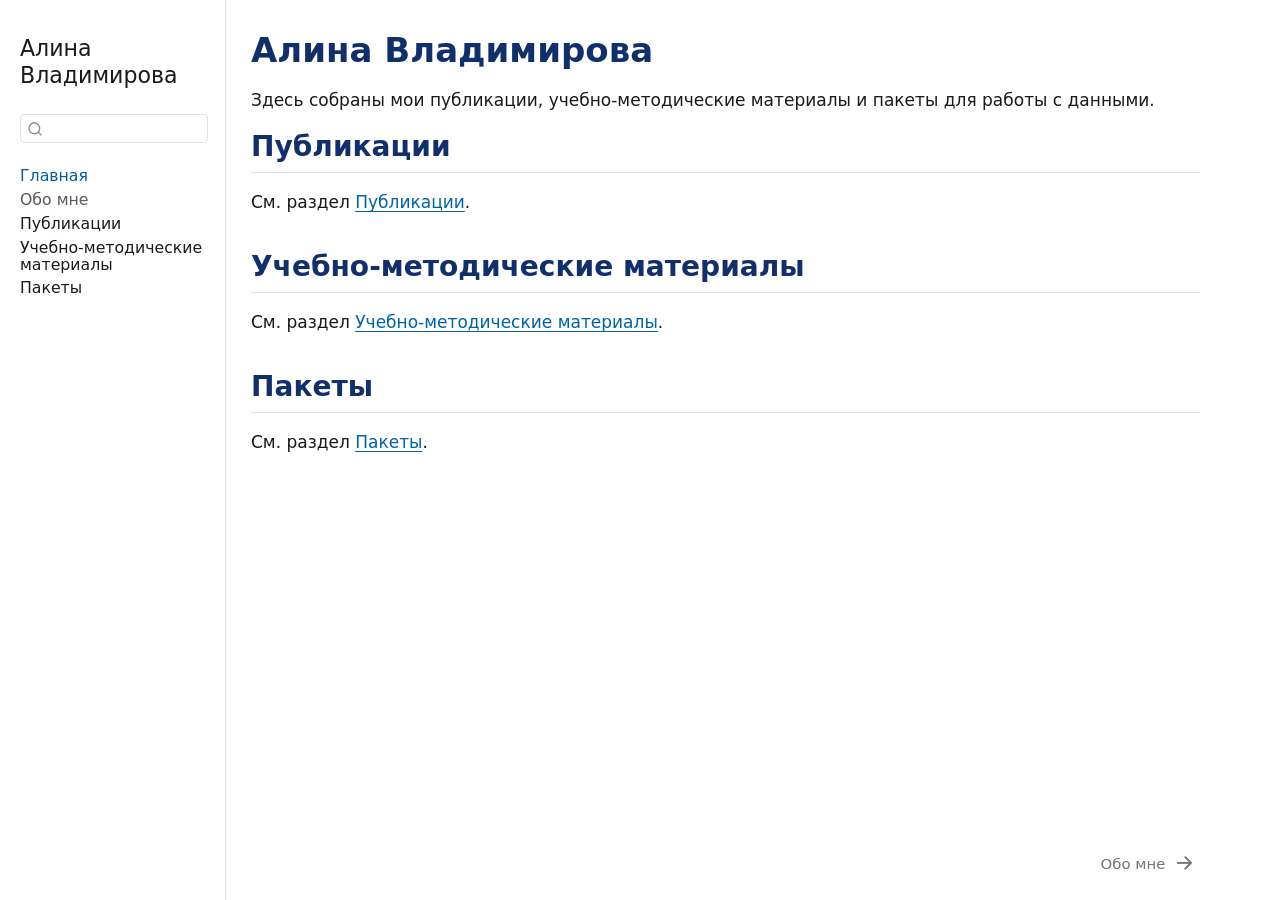
<file: docs/index.html>
<!DOCTYPE html>
<html xmlns="http://www.w3.org/1999/xhtml" lang="en" xml:lang="en"><head>

<meta charset="utf-8">
<meta name="generator" content="quarto-1.6.39">

<meta name="viewport" content="width=device-width, initial-scale=1.0, user-scalable=yes">


<title>Алина Владимирова</title>
<style>
code{white-space: pre-wrap;}
span.smallcaps{font-variant: small-caps;}
div.columns{display: flex; gap: min(4vw, 1.5em);}
div.column{flex: auto; overflow-x: auto;}
div.hanging-indent{margin-left: 1.5em; text-indent: -1.5em;}
ul.task-list{list-style: none;}
ul.task-list li input[type="checkbox"] {
  width: 0.8em;
  margin: 0 0.8em 0.2em -1em; /* quarto-specific, see https://github.com/quarto-dev/quarto-cli/issues/4556 */ 
  vertical-align: middle;
}
</style>


<script src="site_libs/quarto-nav/quarto-nav.js"></script>
<script src="site_libs/quarto-nav/headroom.min.js"></script>
<script src="site_libs/clipboard/clipboard.min.js"></script>
<script src="site_libs/quarto-search/autocomplete.umd.js"></script>
<script src="site_libs/quarto-search/fuse.min.js"></script>
<script src="site_libs/quarto-search/quarto-search.js"></script>
<meta name="quarto:offset" content="./">
<link href="./about.html" rel="next">
<script src="site_libs/quarto-html/quarto.js"></script>
<script src="site_libs/quarto-html/popper.min.js"></script>
<script src="site_libs/quarto-html/tippy.umd.min.js"></script>
<script src="site_libs/quarto-html/anchor.min.js"></script>
<link href="site_libs/quarto-html/tippy.css" rel="stylesheet">
<link href="site_libs/quarto-html/quarto-syntax-highlighting-0626ff4d7a71b55c8707dcae1d04a9b6.css" rel="stylesheet" id="quarto-text-highlighting-styles">
<script src="site_libs/bootstrap/bootstrap.min.js"></script>
<link href="site_libs/bootstrap/bootstrap-icons.css" rel="stylesheet">
<link href="site_libs/bootstrap/bootstrap-34409551e07809f19f8c5a77a8efd24e.min.css" rel="stylesheet" append-hash="true" id="quarto-bootstrap" data-mode="light">
<script id="quarto-search-options" type="application/json">{
  "location": "sidebar",
  "copy-button": false,
  "collapse-after": 3,
  "panel-placement": "start",
  "type": "textbox",
  "limit": 50,
  "keyboard-shortcut": [
    "f",
    "/",
    "s"
  ],
  "show-item-context": false,
  "language": {
    "search-no-results-text": "No results",
    "search-matching-documents-text": "matching documents",
    "search-copy-link-title": "Copy link to search",
    "search-hide-matches-text": "Hide additional matches",
    "search-more-match-text": "more match in this document",
    "search-more-matches-text": "more matches in this document",
    "search-clear-button-title": "Clear",
    "search-text-placeholder": "",
    "search-detached-cancel-button-title": "Cancel",
    "search-submit-button-title": "Submit",
    "search-label": "Search"
  }
}</script>


</head>

<body class="nav-sidebar docked fullcontent">

<div id="quarto-search-results"></div>
  <header id="quarto-header" class="headroom fixed-top">
  <nav class="quarto-secondary-nav">
    <div class="container-fluid d-flex">
      <button type="button" class="quarto-btn-toggle btn" data-bs-toggle="collapse" role="button" data-bs-target=".quarto-sidebar-collapse-item" aria-controls="quarto-sidebar" aria-expanded="false" aria-label="Toggle sidebar navigation" onclick="if (window.quartoToggleHeadroom) { window.quartoToggleHeadroom(); }">
        <i class="bi bi-layout-text-sidebar-reverse"></i>
      </button>
        <nav class="quarto-page-breadcrumbs" aria-label="breadcrumb"><ol class="breadcrumb"><li class="breadcrumb-item"><a href="./index.html">Главная</a></li></ol></nav>
        <a class="flex-grow-1" role="navigation" data-bs-toggle="collapse" data-bs-target=".quarto-sidebar-collapse-item" aria-controls="quarto-sidebar" aria-expanded="false" aria-label="Toggle sidebar navigation" onclick="if (window.quartoToggleHeadroom) { window.quartoToggleHeadroom(); }">      
        </a>
      <button type="button" class="btn quarto-search-button" aria-label="Search" onclick="window.quartoOpenSearch();">
        <i class="bi bi-search"></i>
      </button>
    </div>
  </nav>
</header>
<!-- content -->
<div id="quarto-content" class="quarto-container page-columns page-rows-contents page-layout-article">
<!-- sidebar -->
  <nav id="quarto-sidebar" class="sidebar collapse collapse-horizontal quarto-sidebar-collapse-item sidebar-navigation docked overflow-auto">
    <div class="pt-lg-2 mt-2 text-left sidebar-header">
    <div class="sidebar-title mb-0 py-0">
      <a href="./">Алина Владимирова</a> 
    </div>
      </div>
        <div class="mt-2 flex-shrink-0 align-items-center">
        <div class="sidebar-search">
        <div id="quarto-search" class="" title="Search"></div>
        </div>
        </div>
    <div class="sidebar-menu-container"> 
    <ul class="list-unstyled mt-1">
        <li class="sidebar-item">
  <div class="sidebar-item-container"> 
  <a href="./index.html" class="sidebar-item-text sidebar-link active">
 <span class="menu-text">Главная</span></a>
  </div>
</li>
        <li class="sidebar-item">
  <div class="sidebar-item-container"> 
  <a href="./about.html" class="sidebar-item-text sidebar-link">
 <span class="menu-text">Обо мне</span></a>
  </div>
</li>
        <li class="sidebar-item sidebar-item-section">
      <span class="sidebar-item-text sidebar-link text-start">
 <span class="menu-text">Публикации</span></span>
  </li>
        <li class="sidebar-item sidebar-item-section">
      <span class="sidebar-item-text sidebar-link text-start">
 <span class="menu-text">Учебно-методические материалы</span></span>
  </li>
        <li class="sidebar-item sidebar-item-section">
      <span class="sidebar-item-text sidebar-link text-start">
 <span class="menu-text">Пакеты</span></span>
  </li>
    </ul>
    </div>
</nav>
<div id="quarto-sidebar-glass" class="quarto-sidebar-collapse-item" data-bs-toggle="collapse" data-bs-target=".quarto-sidebar-collapse-item"></div>
<!-- margin-sidebar -->
    
<!-- main -->
<main class="content" id="quarto-document-content">

<header id="title-block-header" class="quarto-title-block default">
<div class="quarto-title">
<h1 class="title">Алина Владимирова</h1>
</div>



<div class="quarto-title-meta">

    
  
    
  </div>
  


</header>


<p>Здесь собраны мои публикации, учебно-методические материалы и пакеты для работы с данными.</p>
<section id="публикации" class="level2">
<h2 class="anchored" data-anchor-id="публикации">Публикации</h2>
<p>См. раздел <a href="./projects/publications/index.html">Публикации</a>.</p>
</section>
<section id="учебно-методические-материалы" class="level2">
<h2 class="anchored" data-anchor-id="учебно-методические-материалы">Учебно-методические материалы</h2>
<p>См. раздел <a href="./projects/tutorials/index.html">Учебно-методические материалы</a>.</p>
</section>
<section id="пакеты" class="level2">
<h2 class="anchored" data-anchor-id="пакеты">Пакеты</h2>
<p>См. раздел <a href="./projects/packages/index.html">Пакеты</a>.</p>


</section>

</main> <!-- /main -->
<script id="quarto-html-after-body" type="application/javascript">
window.document.addEventListener("DOMContentLoaded", function (event) {
  const toggleBodyColorMode = (bsSheetEl) => {
    const mode = bsSheetEl.getAttribute("data-mode");
    const bodyEl = window.document.querySelector("body");
    if (mode === "dark") {
      bodyEl.classList.add("quarto-dark");
      bodyEl.classList.remove("quarto-light");
    } else {
      bodyEl.classList.add("quarto-light");
      bodyEl.classList.remove("quarto-dark");
    }
  }
  const toggleBodyColorPrimary = () => {
    const bsSheetEl = window.document.querySelector("link#quarto-bootstrap");
    if (bsSheetEl) {
      toggleBodyColorMode(bsSheetEl);
    }
  }
  toggleBodyColorPrimary();  
  const icon = "";
  const anchorJS = new window.AnchorJS();
  anchorJS.options = {
    placement: 'right',
    icon: icon
  };
  anchorJS.add('.anchored');
  const isCodeAnnotation = (el) => {
    for (const clz of el.classList) {
      if (clz.startsWith('code-annotation-')) {                     
        return true;
      }
    }
    return false;
  }
  const onCopySuccess = function(e) {
    // button target
    const button = e.trigger;
    // don't keep focus
    button.blur();
    // flash "checked"
    button.classList.add('code-copy-button-checked');
    var currentTitle = button.getAttribute("title");
    button.setAttribute("title", "Copied!");
    let tooltip;
    if (window.bootstrap) {
      button.setAttribute("data-bs-toggle", "tooltip");
      button.setAttribute("data-bs-placement", "left");
      button.setAttribute("data-bs-title", "Copied!");
      tooltip = new bootstrap.Tooltip(button, 
        { trigger: "manual", 
          customClass: "code-copy-button-tooltip",
          offset: [0, -8]});
      tooltip.show();    
    }
    setTimeout(function() {
      if (tooltip) {
        tooltip.hide();
        button.removeAttribute("data-bs-title");
        button.removeAttribute("data-bs-toggle");
        button.removeAttribute("data-bs-placement");
      }
      button.setAttribute("title", currentTitle);
      button.classList.remove('code-copy-button-checked');
    }, 1000);
    // clear code selection
    e.clearSelection();
  }
  const getTextToCopy = function(trigger) {
      const codeEl = trigger.previousElementSibling.cloneNode(true);
      for (const childEl of codeEl.children) {
        if (isCodeAnnotation(childEl)) {
          childEl.remove();
        }
      }
      return codeEl.innerText;
  }
  const clipboard = new window.ClipboardJS('.code-copy-button:not([data-in-quarto-modal])', {
    text: getTextToCopy
  });
  clipboard.on('success', onCopySuccess);
  if (window.document.getElementById('quarto-embedded-source-code-modal')) {
    const clipboardModal = new window.ClipboardJS('.code-copy-button[data-in-quarto-modal]', {
      text: getTextToCopy,
      container: window.document.getElementById('quarto-embedded-source-code-modal')
    });
    clipboardModal.on('success', onCopySuccess);
  }
    var localhostRegex = new RegExp(/^(?:http|https):\/\/localhost\:?[0-9]*\//);
    var mailtoRegex = new RegExp(/^mailto:/);
      var filterRegex = new RegExp('/' + window.location.host + '/');
    var isInternal = (href) => {
        return filterRegex.test(href) || localhostRegex.test(href) || mailtoRegex.test(href);
    }
    // Inspect non-navigation links and adorn them if external
 	var links = window.document.querySelectorAll('a[href]:not(.nav-link):not(.navbar-brand):not(.toc-action):not(.sidebar-link):not(.sidebar-item-toggle):not(.pagination-link):not(.no-external):not([aria-hidden]):not(.dropdown-item):not(.quarto-navigation-tool):not(.about-link)');
    for (var i=0; i<links.length; i++) {
      const link = links[i];
      if (!isInternal(link.href)) {
        // undo the damage that might have been done by quarto-nav.js in the case of
        // links that we want to consider external
        if (link.dataset.originalHref !== undefined) {
          link.href = link.dataset.originalHref;
        }
      }
    }
  function tippyHover(el, contentFn, onTriggerFn, onUntriggerFn) {
    const config = {
      allowHTML: true,
      maxWidth: 500,
      delay: 100,
      arrow: false,
      appendTo: function(el) {
          return el.parentElement;
      },
      interactive: true,
      interactiveBorder: 10,
      theme: 'quarto',
      placement: 'bottom-start',
    };
    if (contentFn) {
      config.content = contentFn;
    }
    if (onTriggerFn) {
      config.onTrigger = onTriggerFn;
    }
    if (onUntriggerFn) {
      config.onUntrigger = onUntriggerFn;
    }
    window.tippy(el, config); 
  }
  const noterefs = window.document.querySelectorAll('a[role="doc-noteref"]');
  for (var i=0; i<noterefs.length; i++) {
    const ref = noterefs[i];
    tippyHover(ref, function() {
      // use id or data attribute instead here
      let href = ref.getAttribute('data-footnote-href') || ref.getAttribute('href');
      try { href = new URL(href).hash; } catch {}
      const id = href.replace(/^#\/?/, "");
      const note = window.document.getElementById(id);
      if (note) {
        return note.innerHTML;
      } else {
        return "";
      }
    });
  }
  const xrefs = window.document.querySelectorAll('a.quarto-xref');
  const processXRef = (id, note) => {
    // Strip column container classes
    const stripColumnClz = (el) => {
      el.classList.remove("page-full", "page-columns");
      if (el.children) {
        for (const child of el.children) {
          stripColumnClz(child);
        }
      }
    }
    stripColumnClz(note)
    if (id === null || id.startsWith('sec-')) {
      // Special case sections, only their first couple elements
      const container = document.createElement("div");
      if (note.children && note.children.length > 2) {
        container.appendChild(note.children[0].cloneNode(true));
        for (let i = 1; i < note.children.length; i++) {
          const child = note.children[i];
          if (child.tagName === "P" && child.innerText === "") {
            continue;
          } else {
            container.appendChild(child.cloneNode(true));
            break;
          }
        }
        if (window.Quarto?.typesetMath) {
          window.Quarto.typesetMath(container);
        }
        return container.innerHTML
      } else {
        if (window.Quarto?.typesetMath) {
          window.Quarto.typesetMath(note);
        }
        return note.innerHTML;
      }
    } else {
      // Remove any anchor links if they are present
      const anchorLink = note.querySelector('a.anchorjs-link');
      if (anchorLink) {
        anchorLink.remove();
      }
      if (window.Quarto?.typesetMath) {
        window.Quarto.typesetMath(note);
      }
      if (note.classList.contains("callout")) {
        return note.outerHTML;
      } else {
        return note.innerHTML;
      }
    }
  }
  for (var i=0; i<xrefs.length; i++) {
    const xref = xrefs[i];
    tippyHover(xref, undefined, function(instance) {
      instance.disable();
      let url = xref.getAttribute('href');
      let hash = undefined; 
      if (url.startsWith('#')) {
        hash = url;
      } else {
        try { hash = new URL(url).hash; } catch {}
      }
      if (hash) {
        const id = hash.replace(/^#\/?/, "");
        const note = window.document.getElementById(id);
        if (note !== null) {
          try {
            const html = processXRef(id, note.cloneNode(true));
            instance.setContent(html);
          } finally {
            instance.enable();
            instance.show();
          }
        } else {
          // See if we can fetch this
          fetch(url.split('#')[0])
          .then(res => res.text())
          .then(html => {
            const parser = new DOMParser();
            const htmlDoc = parser.parseFromString(html, "text/html");
            const note = htmlDoc.getElementById(id);
            if (note !== null) {
              const html = processXRef(id, note);
              instance.setContent(html);
            } 
          }).finally(() => {
            instance.enable();
            instance.show();
          });
        }
      } else {
        // See if we can fetch a full url (with no hash to target)
        // This is a special case and we should probably do some content thinning / targeting
        fetch(url)
        .then(res => res.text())
        .then(html => {
          const parser = new DOMParser();
          const htmlDoc = parser.parseFromString(html, "text/html");
          const note = htmlDoc.querySelector('main.content');
          if (note !== null) {
            // This should only happen for chapter cross references
            // (since there is no id in the URL)
            // remove the first header
            if (note.children.length > 0 && note.children[0].tagName === "HEADER") {
              note.children[0].remove();
            }
            const html = processXRef(null, note);
            instance.setContent(html);
          } 
        }).finally(() => {
          instance.enable();
          instance.show();
        });
      }
    }, function(instance) {
    });
  }
      let selectedAnnoteEl;
      const selectorForAnnotation = ( cell, annotation) => {
        let cellAttr = 'data-code-cell="' + cell + '"';
        let lineAttr = 'data-code-annotation="' +  annotation + '"';
        const selector = 'span[' + cellAttr + '][' + lineAttr + ']';
        return selector;
      }
      const selectCodeLines = (annoteEl) => {
        const doc = window.document;
        const targetCell = annoteEl.getAttribute("data-target-cell");
        const targetAnnotation = annoteEl.getAttribute("data-target-annotation");
        const annoteSpan = window.document.querySelector(selectorForAnnotation(targetCell, targetAnnotation));
        const lines = annoteSpan.getAttribute("data-code-lines").split(",");
        const lineIds = lines.map((line) => {
          return targetCell + "-" + line;
        })
        let top = null;
        let height = null;
        let parent = null;
        if (lineIds.length > 0) {
            //compute the position of the single el (top and bottom and make a div)
            const el = window.document.getElementById(lineIds[0]);
            top = el.offsetTop;
            height = el.offsetHeight;
            parent = el.parentElement.parentElement;
          if (lineIds.length > 1) {
            const lastEl = window.document.getElementById(lineIds[lineIds.length - 1]);
            const bottom = lastEl.offsetTop + lastEl.offsetHeight;
            height = bottom - top;
          }
          if (top !== null && height !== null && parent !== null) {
            // cook up a div (if necessary) and position it 
            let div = window.document.getElementById("code-annotation-line-highlight");
            if (div === null) {
              div = window.document.createElement("div");
              div.setAttribute("id", "code-annotation-line-highlight");
              div.style.position = 'absolute';
              parent.appendChild(div);
            }
            div.style.top = top - 2 + "px";
            div.style.height = height + 4 + "px";
            div.style.left = 0;
            let gutterDiv = window.document.getElementById("code-annotation-line-highlight-gutter");
            if (gutterDiv === null) {
              gutterDiv = window.document.createElement("div");
              gutterDiv.setAttribute("id", "code-annotation-line-highlight-gutter");
              gutterDiv.style.position = 'absolute';
              const codeCell = window.document.getElementById(targetCell);
              const gutter = codeCell.querySelector('.code-annotation-gutter');
              gutter.appendChild(gutterDiv);
            }
            gutterDiv.style.top = top - 2 + "px";
            gutterDiv.style.height = height + 4 + "px";
          }
          selectedAnnoteEl = annoteEl;
        }
      };
      const unselectCodeLines = () => {
        const elementsIds = ["code-annotation-line-highlight", "code-annotation-line-highlight-gutter"];
        elementsIds.forEach((elId) => {
          const div = window.document.getElementById(elId);
          if (div) {
            div.remove();
          }
        });
        selectedAnnoteEl = undefined;
      };
        // Handle positioning of the toggle
    window.addEventListener(
      "resize",
      throttle(() => {
        elRect = undefined;
        if (selectedAnnoteEl) {
          selectCodeLines(selectedAnnoteEl);
        }
      }, 10)
    );
    function throttle(fn, ms) {
    let throttle = false;
    let timer;
      return (...args) => {
        if(!throttle) { // first call gets through
            fn.apply(this, args);
            throttle = true;
        } else { // all the others get throttled
            if(timer) clearTimeout(timer); // cancel #2
            timer = setTimeout(() => {
              fn.apply(this, args);
              timer = throttle = false;
            }, ms);
        }
      };
    }
      // Attach click handler to the DT
      const annoteDls = window.document.querySelectorAll('dt[data-target-cell]');
      for (const annoteDlNode of annoteDls) {
        annoteDlNode.addEventListener('click', (event) => {
          const clickedEl = event.target;
          if (clickedEl !== selectedAnnoteEl) {
            unselectCodeLines();
            const activeEl = window.document.querySelector('dt[data-target-cell].code-annotation-active');
            if (activeEl) {
              activeEl.classList.remove('code-annotation-active');
            }
            selectCodeLines(clickedEl);
            clickedEl.classList.add('code-annotation-active');
          } else {
            // Unselect the line
            unselectCodeLines();
            clickedEl.classList.remove('code-annotation-active');
          }
        });
      }
  const findCites = (el) => {
    const parentEl = el.parentElement;
    if (parentEl) {
      const cites = parentEl.dataset.cites;
      if (cites) {
        return {
          el,
          cites: cites.split(' ')
        };
      } else {
        return findCites(el.parentElement)
      }
    } else {
      return undefined;
    }
  };
  var bibliorefs = window.document.querySelectorAll('a[role="doc-biblioref"]');
  for (var i=0; i<bibliorefs.length; i++) {
    const ref = bibliorefs[i];
    const citeInfo = findCites(ref);
    if (citeInfo) {
      tippyHover(citeInfo.el, function() {
        var popup = window.document.createElement('div');
        citeInfo.cites.forEach(function(cite) {
          var citeDiv = window.document.createElement('div');
          citeDiv.classList.add('hanging-indent');
          citeDiv.classList.add('csl-entry');
          var biblioDiv = window.document.getElementById('ref-' + cite);
          if (biblioDiv) {
            citeDiv.innerHTML = biblioDiv.innerHTML;
          }
          popup.appendChild(citeDiv);
        });
        return popup.innerHTML;
      });
    }
  }
});
</script>
<nav class="page-navigation">
  <div class="nav-page nav-page-previous">
  </div>
  <div class="nav-page nav-page-next">
      <a href="./about.html" class="pagination-link" aria-label="Обо мне">
        <span class="nav-page-text">Обо мне</span> <i class="bi bi-arrow-right-short"></i>
      </a>
  </div>
</nav>
</div> <!-- /content -->




</body></html>
</file>
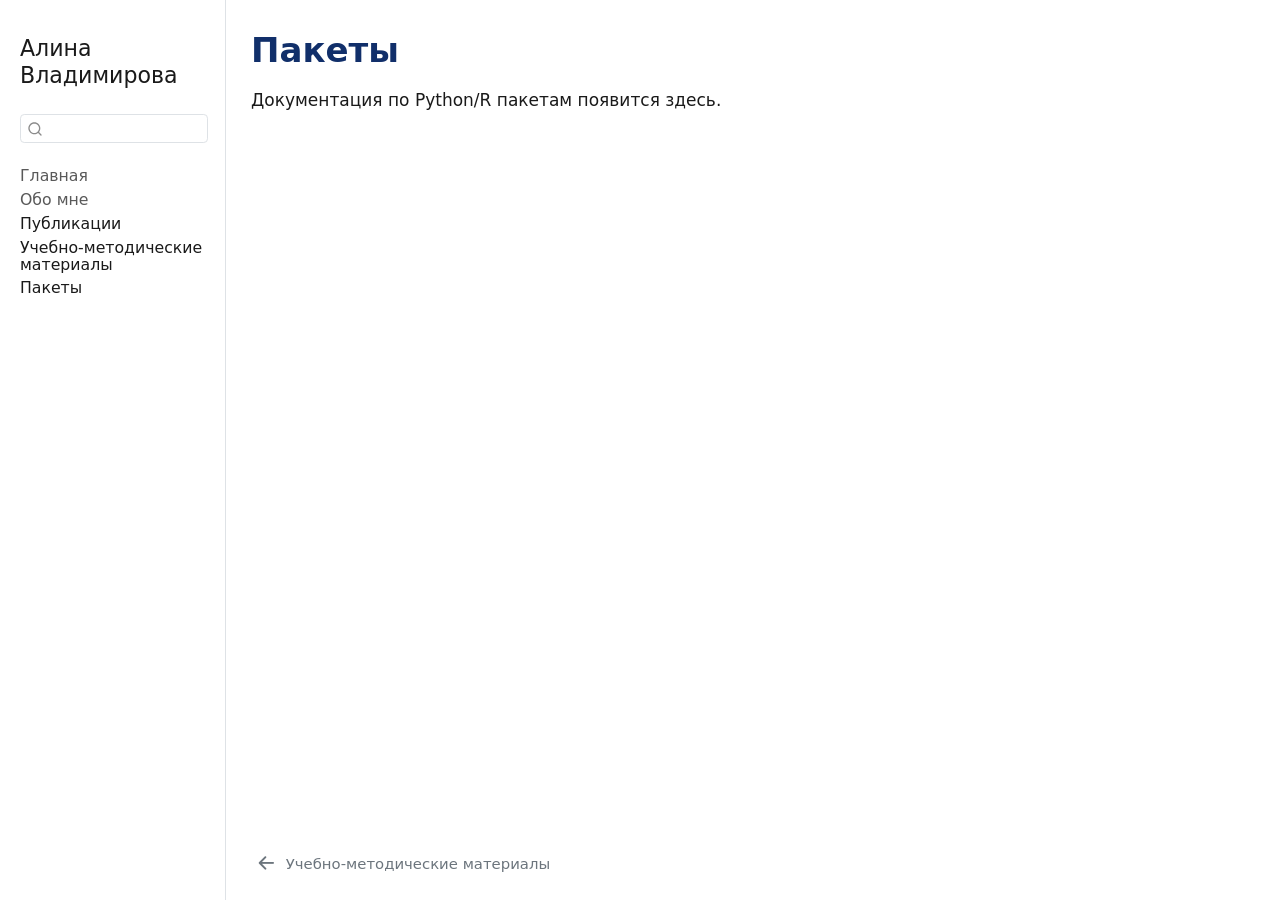
<file: docs/projects/packages/index.html>
<!DOCTYPE html>
<html xmlns="http://www.w3.org/1999/xhtml" lang="en" xml:lang="en"><head>

<meta charset="utf-8">
<meta name="generator" content="quarto-1.6.39">

<meta name="viewport" content="width=device-width, initial-scale=1.0, user-scalable=yes">


<title>Пакеты – Алина Владимирова</title>
<style>
code{white-space: pre-wrap;}
span.smallcaps{font-variant: small-caps;}
div.columns{display: flex; gap: min(4vw, 1.5em);}
div.column{flex: auto; overflow-x: auto;}
div.hanging-indent{margin-left: 1.5em; text-indent: -1.5em;}
ul.task-list{list-style: none;}
ul.task-list li input[type="checkbox"] {
  width: 0.8em;
  margin: 0 0.8em 0.2em -1em; /* quarto-specific, see https://github.com/quarto-dev/quarto-cli/issues/4556 */ 
  vertical-align: middle;
}
</style>


<script src="../../site_libs/quarto-nav/quarto-nav.js"></script>
<script src="../../site_libs/quarto-nav/headroom.min.js"></script>
<script src="../../site_libs/clipboard/clipboard.min.js"></script>
<script src="../../site_libs/quarto-search/autocomplete.umd.js"></script>
<script src="../../site_libs/quarto-search/fuse.min.js"></script>
<script src="../../site_libs/quarto-search/quarto-search.js"></script>
<meta name="quarto:offset" content="../../">
<link href="../../projects/tutorials/index.html" rel="prev">
<script src="../../site_libs/quarto-html/quarto.js"></script>
<script src="../../site_libs/quarto-html/popper.min.js"></script>
<script src="../../site_libs/quarto-html/tippy.umd.min.js"></script>
<script src="../../site_libs/quarto-html/anchor.min.js"></script>
<link href="../../site_libs/quarto-html/tippy.css" rel="stylesheet">
<link href="../../site_libs/quarto-html/quarto-syntax-highlighting-0626ff4d7a71b55c8707dcae1d04a9b6.css" rel="stylesheet" id="quarto-text-highlighting-styles">
<script src="../../site_libs/bootstrap/bootstrap.min.js"></script>
<link href="../../site_libs/bootstrap/bootstrap-icons.css" rel="stylesheet">
<link href="../../site_libs/bootstrap/bootstrap-34409551e07809f19f8c5a77a8efd24e.min.css" rel="stylesheet" append-hash="true" id="quarto-bootstrap" data-mode="light">
<script id="quarto-search-options" type="application/json">{
  "location": "sidebar",
  "copy-button": false,
  "collapse-after": 3,
  "panel-placement": "start",
  "type": "textbox",
  "limit": 50,
  "keyboard-shortcut": [
    "f",
    "/",
    "s"
  ],
  "show-item-context": false,
  "language": {
    "search-no-results-text": "No results",
    "search-matching-documents-text": "matching documents",
    "search-copy-link-title": "Copy link to search",
    "search-hide-matches-text": "Hide additional matches",
    "search-more-match-text": "more match in this document",
    "search-more-matches-text": "more matches in this document",
    "search-clear-button-title": "Clear",
    "search-text-placeholder": "",
    "search-detached-cancel-button-title": "Cancel",
    "search-submit-button-title": "Submit",
    "search-label": "Search"
  }
}</script>


</head>

<body class="nav-sidebar docked">

<div id="quarto-search-results"></div>
  <header id="quarto-header" class="headroom fixed-top">
  <nav class="quarto-secondary-nav">
    <div class="container-fluid d-flex">
      <button type="button" class="quarto-btn-toggle btn" data-bs-toggle="collapse" role="button" data-bs-target=".quarto-sidebar-collapse-item" aria-controls="quarto-sidebar" aria-expanded="false" aria-label="Toggle sidebar navigation" onclick="if (window.quartoToggleHeadroom) { window.quartoToggleHeadroom(); }">
        <i class="bi bi-layout-text-sidebar-reverse"></i>
      </button>
        <nav class="quarto-page-breadcrumbs" aria-label="breadcrumb"><ol class="breadcrumb"><li class="breadcrumb-item"><a href="../../projects/packages/index.html">Пакеты</a></li></ol></nav>
        <a class="flex-grow-1" role="navigation" data-bs-toggle="collapse" data-bs-target=".quarto-sidebar-collapse-item" aria-controls="quarto-sidebar" aria-expanded="false" aria-label="Toggle sidebar navigation" onclick="if (window.quartoToggleHeadroom) { window.quartoToggleHeadroom(); }">      
        </a>
      <button type="button" class="btn quarto-search-button" aria-label="Search" onclick="window.quartoOpenSearch();">
        <i class="bi bi-search"></i>
      </button>
    </div>
  </nav>
</header>
<!-- content -->
<div id="quarto-content" class="quarto-container page-columns page-rows-contents page-layout-article">
<!-- sidebar -->
  <nav id="quarto-sidebar" class="sidebar collapse collapse-horizontal quarto-sidebar-collapse-item sidebar-navigation docked overflow-auto">
    <div class="pt-lg-2 mt-2 text-left sidebar-header">
    <div class="sidebar-title mb-0 py-0">
      <a href="../../">Алина Владимирова</a> 
    </div>
      </div>
        <div class="mt-2 flex-shrink-0 align-items-center">
        <div class="sidebar-search">
        <div id="quarto-search" class="" title="Search"></div>
        </div>
        </div>
    <div class="sidebar-menu-container"> 
    <ul class="list-unstyled mt-1">
        <li class="sidebar-item">
  <div class="sidebar-item-container"> 
  <a href="../../index.html" class="sidebar-item-text sidebar-link">
 <span class="menu-text">Главная</span></a>
  </div>
</li>
        <li class="sidebar-item">
  <div class="sidebar-item-container"> 
  <a href="../../about.html" class="sidebar-item-text sidebar-link">
 <span class="menu-text">Обо мне</span></a>
  </div>
</li>
        <li class="sidebar-item sidebar-item-section">
      <span class="sidebar-item-text sidebar-link text-start">
 <span class="menu-text">Публикации</span></span>
  </li>
        <li class="sidebar-item sidebar-item-section">
      <span class="sidebar-item-text sidebar-link text-start">
 <span class="menu-text">Учебно-методические материалы</span></span>
  </li>
        <li class="sidebar-item sidebar-item-section">
      <span class="sidebar-item-text sidebar-link text-start">
 <span class="menu-text">Пакеты</span></span>
  </li>
    </ul>
    </div>
</nav>
<div id="quarto-sidebar-glass" class="quarto-sidebar-collapse-item" data-bs-toggle="collapse" data-bs-target=".quarto-sidebar-collapse-item"></div>
<!-- margin-sidebar -->
    <div id="quarto-margin-sidebar" class="sidebar margin-sidebar zindex-bottom">
        
    </div>
<!-- main -->
<main class="content" id="quarto-document-content">

<header id="title-block-header" class="quarto-title-block default">
<div class="quarto-title">
<h1 class="title">Пакеты</h1>
</div>



<div class="quarto-title-meta">

    
  
    
  </div>
  


</header>


<p>Документация по Python/R пакетам появится здесь.</p>



</main> <!-- /main -->
<script id="quarto-html-after-body" type="application/javascript">
window.document.addEventListener("DOMContentLoaded", function (event) {
  const toggleBodyColorMode = (bsSheetEl) => {
    const mode = bsSheetEl.getAttribute("data-mode");
    const bodyEl = window.document.querySelector("body");
    if (mode === "dark") {
      bodyEl.classList.add("quarto-dark");
      bodyEl.classList.remove("quarto-light");
    } else {
      bodyEl.classList.add("quarto-light");
      bodyEl.classList.remove("quarto-dark");
    }
  }
  const toggleBodyColorPrimary = () => {
    const bsSheetEl = window.document.querySelector("link#quarto-bootstrap");
    if (bsSheetEl) {
      toggleBodyColorMode(bsSheetEl);
    }
  }
  toggleBodyColorPrimary();  
  const icon = "";
  const anchorJS = new window.AnchorJS();
  anchorJS.options = {
    placement: 'right',
    icon: icon
  };
  anchorJS.add('.anchored');
  const isCodeAnnotation = (el) => {
    for (const clz of el.classList) {
      if (clz.startsWith('code-annotation-')) {                     
        return true;
      }
    }
    return false;
  }
  const onCopySuccess = function(e) {
    // button target
    const button = e.trigger;
    // don't keep focus
    button.blur();
    // flash "checked"
    button.classList.add('code-copy-button-checked');
    var currentTitle = button.getAttribute("title");
    button.setAttribute("title", "Copied!");
    let tooltip;
    if (window.bootstrap) {
      button.setAttribute("data-bs-toggle", "tooltip");
      button.setAttribute("data-bs-placement", "left");
      button.setAttribute("data-bs-title", "Copied!");
      tooltip = new bootstrap.Tooltip(button, 
        { trigger: "manual", 
          customClass: "code-copy-button-tooltip",
          offset: [0, -8]});
      tooltip.show();    
    }
    setTimeout(function() {
      if (tooltip) {
        tooltip.hide();
        button.removeAttribute("data-bs-title");
        button.removeAttribute("data-bs-toggle");
        button.removeAttribute("data-bs-placement");
      }
      button.setAttribute("title", currentTitle);
      button.classList.remove('code-copy-button-checked');
    }, 1000);
    // clear code selection
    e.clearSelection();
  }
  const getTextToCopy = function(trigger) {
      const codeEl = trigger.previousElementSibling.cloneNode(true);
      for (const childEl of codeEl.children) {
        if (isCodeAnnotation(childEl)) {
          childEl.remove();
        }
      }
      return codeEl.innerText;
  }
  const clipboard = new window.ClipboardJS('.code-copy-button:not([data-in-quarto-modal])', {
    text: getTextToCopy
  });
  clipboard.on('success', onCopySuccess);
  if (window.document.getElementById('quarto-embedded-source-code-modal')) {
    const clipboardModal = new window.ClipboardJS('.code-copy-button[data-in-quarto-modal]', {
      text: getTextToCopy,
      container: window.document.getElementById('quarto-embedded-source-code-modal')
    });
    clipboardModal.on('success', onCopySuccess);
  }
    var localhostRegex = new RegExp(/^(?:http|https):\/\/localhost\:?[0-9]*\//);
    var mailtoRegex = new RegExp(/^mailto:/);
      var filterRegex = new RegExp('/' + window.location.host + '/');
    var isInternal = (href) => {
        return filterRegex.test(href) || localhostRegex.test(href) || mailtoRegex.test(href);
    }
    // Inspect non-navigation links and adorn them if external
 	var links = window.document.querySelectorAll('a[href]:not(.nav-link):not(.navbar-brand):not(.toc-action):not(.sidebar-link):not(.sidebar-item-toggle):not(.pagination-link):not(.no-external):not([aria-hidden]):not(.dropdown-item):not(.quarto-navigation-tool):not(.about-link)');
    for (var i=0; i<links.length; i++) {
      const link = links[i];
      if (!isInternal(link.href)) {
        // undo the damage that might have been done by quarto-nav.js in the case of
        // links that we want to consider external
        if (link.dataset.originalHref !== undefined) {
          link.href = link.dataset.originalHref;
        }
      }
    }
  function tippyHover(el, contentFn, onTriggerFn, onUntriggerFn) {
    const config = {
      allowHTML: true,
      maxWidth: 500,
      delay: 100,
      arrow: false,
      appendTo: function(el) {
          return el.parentElement;
      },
      interactive: true,
      interactiveBorder: 10,
      theme: 'quarto',
      placement: 'bottom-start',
    };
    if (contentFn) {
      config.content = contentFn;
    }
    if (onTriggerFn) {
      config.onTrigger = onTriggerFn;
    }
    if (onUntriggerFn) {
      config.onUntrigger = onUntriggerFn;
    }
    window.tippy(el, config); 
  }
  const noterefs = window.document.querySelectorAll('a[role="doc-noteref"]');
  for (var i=0; i<noterefs.length; i++) {
    const ref = noterefs[i];
    tippyHover(ref, function() {
      // use id or data attribute instead here
      let href = ref.getAttribute('data-footnote-href') || ref.getAttribute('href');
      try { href = new URL(href).hash; } catch {}
      const id = href.replace(/^#\/?/, "");
      const note = window.document.getElementById(id);
      if (note) {
        return note.innerHTML;
      } else {
        return "";
      }
    });
  }
  const xrefs = window.document.querySelectorAll('a.quarto-xref');
  const processXRef = (id, note) => {
    // Strip column container classes
    const stripColumnClz = (el) => {
      el.classList.remove("page-full", "page-columns");
      if (el.children) {
        for (const child of el.children) {
          stripColumnClz(child);
        }
      }
    }
    stripColumnClz(note)
    if (id === null || id.startsWith('sec-')) {
      // Special case sections, only their first couple elements
      const container = document.createElement("div");
      if (note.children && note.children.length > 2) {
        container.appendChild(note.children[0].cloneNode(true));
        for (let i = 1; i < note.children.length; i++) {
          const child = note.children[i];
          if (child.tagName === "P" && child.innerText === "") {
            continue;
          } else {
            container.appendChild(child.cloneNode(true));
            break;
          }
        }
        if (window.Quarto?.typesetMath) {
          window.Quarto.typesetMath(container);
        }
        return container.innerHTML
      } else {
        if (window.Quarto?.typesetMath) {
          window.Quarto.typesetMath(note);
        }
        return note.innerHTML;
      }
    } else {
      // Remove any anchor links if they are present
      const anchorLink = note.querySelector('a.anchorjs-link');
      if (anchorLink) {
        anchorLink.remove();
      }
      if (window.Quarto?.typesetMath) {
        window.Quarto.typesetMath(note);
      }
      if (note.classList.contains("callout")) {
        return note.outerHTML;
      } else {
        return note.innerHTML;
      }
    }
  }
  for (var i=0; i<xrefs.length; i++) {
    const xref = xrefs[i];
    tippyHover(xref, undefined, function(instance) {
      instance.disable();
      let url = xref.getAttribute('href');
      let hash = undefined; 
      if (url.startsWith('#')) {
        hash = url;
      } else {
        try { hash = new URL(url).hash; } catch {}
      }
      if (hash) {
        const id = hash.replace(/^#\/?/, "");
        const note = window.document.getElementById(id);
        if (note !== null) {
          try {
            const html = processXRef(id, note.cloneNode(true));
            instance.setContent(html);
          } finally {
            instance.enable();
            instance.show();
          }
        } else {
          // See if we can fetch this
          fetch(url.split('#')[0])
          .then(res => res.text())
          .then(html => {
            const parser = new DOMParser();
            const htmlDoc = parser.parseFromString(html, "text/html");
            const note = htmlDoc.getElementById(id);
            if (note !== null) {
              const html = processXRef(id, note);
              instance.setContent(html);
            } 
          }).finally(() => {
            instance.enable();
            instance.show();
          });
        }
      } else {
        // See if we can fetch a full url (with no hash to target)
        // This is a special case and we should probably do some content thinning / targeting
        fetch(url)
        .then(res => res.text())
        .then(html => {
          const parser = new DOMParser();
          const htmlDoc = parser.parseFromString(html, "text/html");
          const note = htmlDoc.querySelector('main.content');
          if (note !== null) {
            // This should only happen for chapter cross references
            // (since there is no id in the URL)
            // remove the first header
            if (note.children.length > 0 && note.children[0].tagName === "HEADER") {
              note.children[0].remove();
            }
            const html = processXRef(null, note);
            instance.setContent(html);
          } 
        }).finally(() => {
          instance.enable();
          instance.show();
        });
      }
    }, function(instance) {
    });
  }
      let selectedAnnoteEl;
      const selectorForAnnotation = ( cell, annotation) => {
        let cellAttr = 'data-code-cell="' + cell + '"';
        let lineAttr = 'data-code-annotation="' +  annotation + '"';
        const selector = 'span[' + cellAttr + '][' + lineAttr + ']';
        return selector;
      }
      const selectCodeLines = (annoteEl) => {
        const doc = window.document;
        const targetCell = annoteEl.getAttribute("data-target-cell");
        const targetAnnotation = annoteEl.getAttribute("data-target-annotation");
        const annoteSpan = window.document.querySelector(selectorForAnnotation(targetCell, targetAnnotation));
        const lines = annoteSpan.getAttribute("data-code-lines").split(",");
        const lineIds = lines.map((line) => {
          return targetCell + "-" + line;
        })
        let top = null;
        let height = null;
        let parent = null;
        if (lineIds.length > 0) {
            //compute the position of the single el (top and bottom and make a div)
            const el = window.document.getElementById(lineIds[0]);
            top = el.offsetTop;
            height = el.offsetHeight;
            parent = el.parentElement.parentElement;
          if (lineIds.length > 1) {
            const lastEl = window.document.getElementById(lineIds[lineIds.length - 1]);
            const bottom = lastEl.offsetTop + lastEl.offsetHeight;
            height = bottom - top;
          }
          if (top !== null && height !== null && parent !== null) {
            // cook up a div (if necessary) and position it 
            let div = window.document.getElementById("code-annotation-line-highlight");
            if (div === null) {
              div = window.document.createElement("div");
              div.setAttribute("id", "code-annotation-line-highlight");
              div.style.position = 'absolute';
              parent.appendChild(div);
            }
            div.style.top = top - 2 + "px";
            div.style.height = height + 4 + "px";
            div.style.left = 0;
            let gutterDiv = window.document.getElementById("code-annotation-line-highlight-gutter");
            if (gutterDiv === null) {
              gutterDiv = window.document.createElement("div");
              gutterDiv.setAttribute("id", "code-annotation-line-highlight-gutter");
              gutterDiv.style.position = 'absolute';
              const codeCell = window.document.getElementById(targetCell);
              const gutter = codeCell.querySelector('.code-annotation-gutter');
              gutter.appendChild(gutterDiv);
            }
            gutterDiv.style.top = top - 2 + "px";
            gutterDiv.style.height = height + 4 + "px";
          }
          selectedAnnoteEl = annoteEl;
        }
      };
      const unselectCodeLines = () => {
        const elementsIds = ["code-annotation-line-highlight", "code-annotation-line-highlight-gutter"];
        elementsIds.forEach((elId) => {
          const div = window.document.getElementById(elId);
          if (div) {
            div.remove();
          }
        });
        selectedAnnoteEl = undefined;
      };
        // Handle positioning of the toggle
    window.addEventListener(
      "resize",
      throttle(() => {
        elRect = undefined;
        if (selectedAnnoteEl) {
          selectCodeLines(selectedAnnoteEl);
        }
      }, 10)
    );
    function throttle(fn, ms) {
    let throttle = false;
    let timer;
      return (...args) => {
        if(!throttle) { // first call gets through
            fn.apply(this, args);
            throttle = true;
        } else { // all the others get throttled
            if(timer) clearTimeout(timer); // cancel #2
            timer = setTimeout(() => {
              fn.apply(this, args);
              timer = throttle = false;
            }, ms);
        }
      };
    }
      // Attach click handler to the DT
      const annoteDls = window.document.querySelectorAll('dt[data-target-cell]');
      for (const annoteDlNode of annoteDls) {
        annoteDlNode.addEventListener('click', (event) => {
          const clickedEl = event.target;
          if (clickedEl !== selectedAnnoteEl) {
            unselectCodeLines();
            const activeEl = window.document.querySelector('dt[data-target-cell].code-annotation-active');
            if (activeEl) {
              activeEl.classList.remove('code-annotation-active');
            }
            selectCodeLines(clickedEl);
            clickedEl.classList.add('code-annotation-active');
          } else {
            // Unselect the line
            unselectCodeLines();
            clickedEl.classList.remove('code-annotation-active');
          }
        });
      }
  const findCites = (el) => {
    const parentEl = el.parentElement;
    if (parentEl) {
      const cites = parentEl.dataset.cites;
      if (cites) {
        return {
          el,
          cites: cites.split(' ')
        };
      } else {
        return findCites(el.parentElement)
      }
    } else {
      return undefined;
    }
  };
  var bibliorefs = window.document.querySelectorAll('a[role="doc-biblioref"]');
  for (var i=0; i<bibliorefs.length; i++) {
    const ref = bibliorefs[i];
    const citeInfo = findCites(ref);
    if (citeInfo) {
      tippyHover(citeInfo.el, function() {
        var popup = window.document.createElement('div');
        citeInfo.cites.forEach(function(cite) {
          var citeDiv = window.document.createElement('div');
          citeDiv.classList.add('hanging-indent');
          citeDiv.classList.add('csl-entry');
          var biblioDiv = window.document.getElementById('ref-' + cite);
          if (biblioDiv) {
            citeDiv.innerHTML = biblioDiv.innerHTML;
          }
          popup.appendChild(citeDiv);
        });
        return popup.innerHTML;
      });
    }
  }
});
</script>
<nav class="page-navigation">
  <div class="nav-page nav-page-previous">
      <a href="../../projects/tutorials/index.html" class="pagination-link" aria-label="Учебно-методические материалы">
        <i class="bi bi-arrow-left-short"></i> <span class="nav-page-text">Учебно-методические материалы</span>
      </a>          
  </div>
  <div class="nav-page nav-page-next">
  </div>
</nav>
</div> <!-- /content -->




</body></html>
</file>
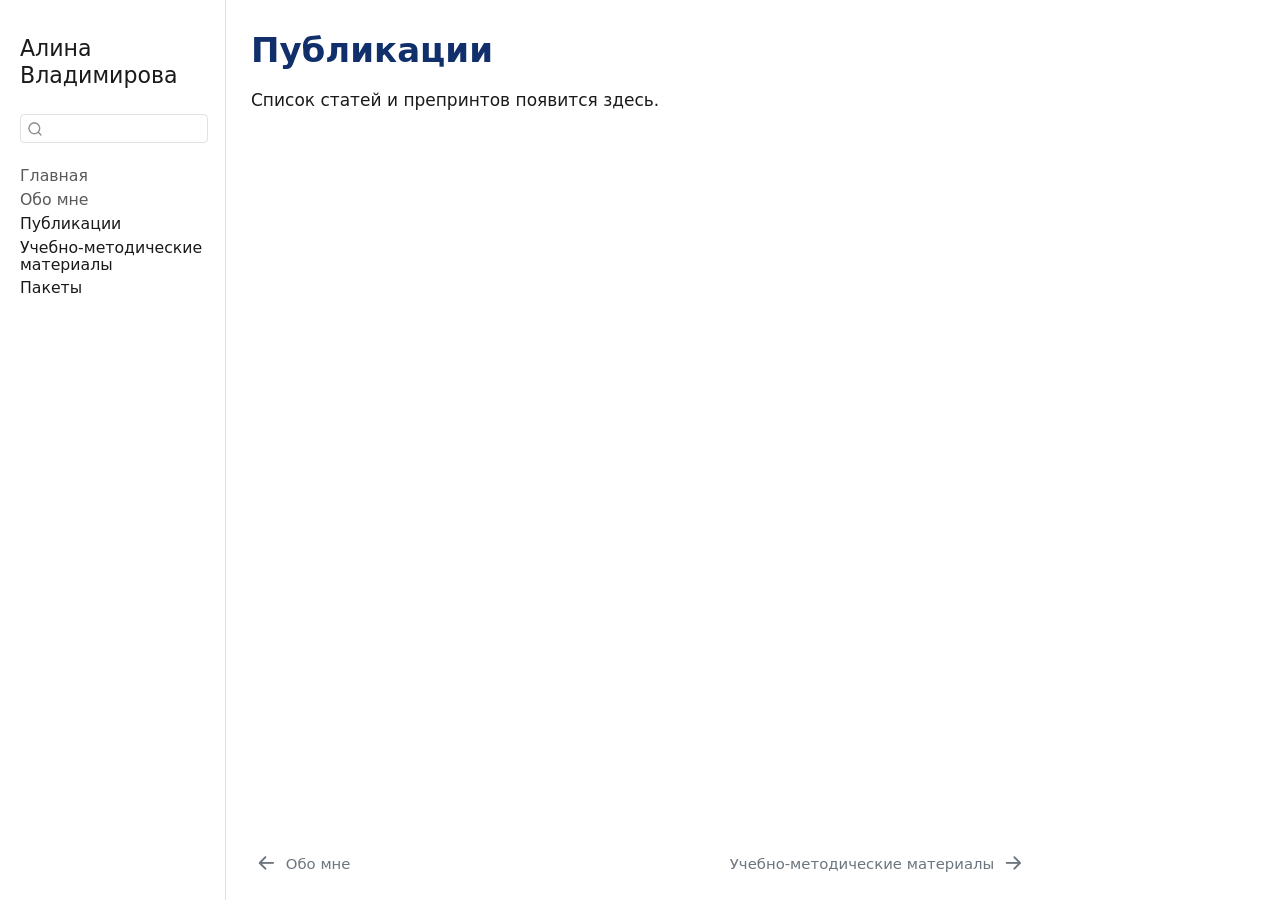
<file: docs/projects/publications/index.html>
<!DOCTYPE html>
<html xmlns="http://www.w3.org/1999/xhtml" lang="en" xml:lang="en"><head>

<meta charset="utf-8">
<meta name="generator" content="quarto-1.6.39">

<meta name="viewport" content="width=device-width, initial-scale=1.0, user-scalable=yes">


<title>Публикации – Алина Владимирова</title>
<style>
code{white-space: pre-wrap;}
span.smallcaps{font-variant: small-caps;}
div.columns{display: flex; gap: min(4vw, 1.5em);}
div.column{flex: auto; overflow-x: auto;}
div.hanging-indent{margin-left: 1.5em; text-indent: -1.5em;}
ul.task-list{list-style: none;}
ul.task-list li input[type="checkbox"] {
  width: 0.8em;
  margin: 0 0.8em 0.2em -1em; /* quarto-specific, see https://github.com/quarto-dev/quarto-cli/issues/4556 */ 
  vertical-align: middle;
}
</style>


<script src="../../site_libs/quarto-nav/quarto-nav.js"></script>
<script src="../../site_libs/quarto-nav/headroom.min.js"></script>
<script src="../../site_libs/clipboard/clipboard.min.js"></script>
<script src="../../site_libs/quarto-search/autocomplete.umd.js"></script>
<script src="../../site_libs/quarto-search/fuse.min.js"></script>
<script src="../../site_libs/quarto-search/quarto-search.js"></script>
<meta name="quarto:offset" content="../../">
<link href="../../projects/tutorials/index.html" rel="next">
<link href="../../about.html" rel="prev">
<script src="../../site_libs/quarto-html/quarto.js"></script>
<script src="../../site_libs/quarto-html/popper.min.js"></script>
<script src="../../site_libs/quarto-html/tippy.umd.min.js"></script>
<script src="../../site_libs/quarto-html/anchor.min.js"></script>
<link href="../../site_libs/quarto-html/tippy.css" rel="stylesheet">
<link href="../../site_libs/quarto-html/quarto-syntax-highlighting-0626ff4d7a71b55c8707dcae1d04a9b6.css" rel="stylesheet" id="quarto-text-highlighting-styles">
<script src="../../site_libs/bootstrap/bootstrap.min.js"></script>
<link href="../../site_libs/bootstrap/bootstrap-icons.css" rel="stylesheet">
<link href="../../site_libs/bootstrap/bootstrap-34409551e07809f19f8c5a77a8efd24e.min.css" rel="stylesheet" append-hash="true" id="quarto-bootstrap" data-mode="light">
<script id="quarto-search-options" type="application/json">{
  "location": "sidebar",
  "copy-button": false,
  "collapse-after": 3,
  "panel-placement": "start",
  "type": "textbox",
  "limit": 50,
  "keyboard-shortcut": [
    "f",
    "/",
    "s"
  ],
  "show-item-context": false,
  "language": {
    "search-no-results-text": "No results",
    "search-matching-documents-text": "matching documents",
    "search-copy-link-title": "Copy link to search",
    "search-hide-matches-text": "Hide additional matches",
    "search-more-match-text": "more match in this document",
    "search-more-matches-text": "more matches in this document",
    "search-clear-button-title": "Clear",
    "search-text-placeholder": "",
    "search-detached-cancel-button-title": "Cancel",
    "search-submit-button-title": "Submit",
    "search-label": "Search"
  }
}</script>


</head>

<body class="nav-sidebar docked">

<div id="quarto-search-results"></div>
  <header id="quarto-header" class="headroom fixed-top">
  <nav class="quarto-secondary-nav">
    <div class="container-fluid d-flex">
      <button type="button" class="quarto-btn-toggle btn" data-bs-toggle="collapse" role="button" data-bs-target=".quarto-sidebar-collapse-item" aria-controls="quarto-sidebar" aria-expanded="false" aria-label="Toggle sidebar navigation" onclick="if (window.quartoToggleHeadroom) { window.quartoToggleHeadroom(); }">
        <i class="bi bi-layout-text-sidebar-reverse"></i>
      </button>
        <nav class="quarto-page-breadcrumbs" aria-label="breadcrumb"><ol class="breadcrumb"><li class="breadcrumb-item"><a href="../../projects/publications/index.html">Публикации</a></li></ol></nav>
        <a class="flex-grow-1" role="navigation" data-bs-toggle="collapse" data-bs-target=".quarto-sidebar-collapse-item" aria-controls="quarto-sidebar" aria-expanded="false" aria-label="Toggle sidebar navigation" onclick="if (window.quartoToggleHeadroom) { window.quartoToggleHeadroom(); }">      
        </a>
      <button type="button" class="btn quarto-search-button" aria-label="Search" onclick="window.quartoOpenSearch();">
        <i class="bi bi-search"></i>
      </button>
    </div>
  </nav>
</header>
<!-- content -->
<div id="quarto-content" class="quarto-container page-columns page-rows-contents page-layout-article">
<!-- sidebar -->
  <nav id="quarto-sidebar" class="sidebar collapse collapse-horizontal quarto-sidebar-collapse-item sidebar-navigation docked overflow-auto">
    <div class="pt-lg-2 mt-2 text-left sidebar-header">
    <div class="sidebar-title mb-0 py-0">
      <a href="../../">Алина Владимирова</a> 
    </div>
      </div>
        <div class="mt-2 flex-shrink-0 align-items-center">
        <div class="sidebar-search">
        <div id="quarto-search" class="" title="Search"></div>
        </div>
        </div>
    <div class="sidebar-menu-container"> 
    <ul class="list-unstyled mt-1">
        <li class="sidebar-item">
  <div class="sidebar-item-container"> 
  <a href="../../index.html" class="sidebar-item-text sidebar-link">
 <span class="menu-text">Главная</span></a>
  </div>
</li>
        <li class="sidebar-item">
  <div class="sidebar-item-container"> 
  <a href="../../about.html" class="sidebar-item-text sidebar-link">
 <span class="menu-text">Обо мне</span></a>
  </div>
</li>
        <li class="sidebar-item sidebar-item-section">
      <span class="sidebar-item-text sidebar-link text-start">
 <span class="menu-text">Публикации</span></span>
  </li>
        <li class="sidebar-item sidebar-item-section">
      <span class="sidebar-item-text sidebar-link text-start">
 <span class="menu-text">Учебно-методические материалы</span></span>
  </li>
        <li class="sidebar-item sidebar-item-section">
      <span class="sidebar-item-text sidebar-link text-start">
 <span class="menu-text">Пакеты</span></span>
  </li>
    </ul>
    </div>
</nav>
<div id="quarto-sidebar-glass" class="quarto-sidebar-collapse-item" data-bs-toggle="collapse" data-bs-target=".quarto-sidebar-collapse-item"></div>
<!-- margin-sidebar -->
    <div id="quarto-margin-sidebar" class="sidebar margin-sidebar zindex-bottom">
        
    </div>
<!-- main -->
<main class="content" id="quarto-document-content">

<header id="title-block-header" class="quarto-title-block default">
<div class="quarto-title">
<h1 class="title">Публикации</h1>
</div>



<div class="quarto-title-meta">

    
  
    
  </div>
  


</header>


<p>Список статей и препринтов появится здесь.</p>



</main> <!-- /main -->
<script id="quarto-html-after-body" type="application/javascript">
window.document.addEventListener("DOMContentLoaded", function (event) {
  const toggleBodyColorMode = (bsSheetEl) => {
    const mode = bsSheetEl.getAttribute("data-mode");
    const bodyEl = window.document.querySelector("body");
    if (mode === "dark") {
      bodyEl.classList.add("quarto-dark");
      bodyEl.classList.remove("quarto-light");
    } else {
      bodyEl.classList.add("quarto-light");
      bodyEl.classList.remove("quarto-dark");
    }
  }
  const toggleBodyColorPrimary = () => {
    const bsSheetEl = window.document.querySelector("link#quarto-bootstrap");
    if (bsSheetEl) {
      toggleBodyColorMode(bsSheetEl);
    }
  }
  toggleBodyColorPrimary();  
  const icon = "";
  const anchorJS = new window.AnchorJS();
  anchorJS.options = {
    placement: 'right',
    icon: icon
  };
  anchorJS.add('.anchored');
  const isCodeAnnotation = (el) => {
    for (const clz of el.classList) {
      if (clz.startsWith('code-annotation-')) {                     
        return true;
      }
    }
    return false;
  }
  const onCopySuccess = function(e) {
    // button target
    const button = e.trigger;
    // don't keep focus
    button.blur();
    // flash "checked"
    button.classList.add('code-copy-button-checked');
    var currentTitle = button.getAttribute("title");
    button.setAttribute("title", "Copied!");
    let tooltip;
    if (window.bootstrap) {
      button.setAttribute("data-bs-toggle", "tooltip");
      button.setAttribute("data-bs-placement", "left");
      button.setAttribute("data-bs-title", "Copied!");
      tooltip = new bootstrap.Tooltip(button, 
        { trigger: "manual", 
          customClass: "code-copy-button-tooltip",
          offset: [0, -8]});
      tooltip.show();    
    }
    setTimeout(function() {
      if (tooltip) {
        tooltip.hide();
        button.removeAttribute("data-bs-title");
        button.removeAttribute("data-bs-toggle");
        button.removeAttribute("data-bs-placement");
      }
      button.setAttribute("title", currentTitle);
      button.classList.remove('code-copy-button-checked');
    }, 1000);
    // clear code selection
    e.clearSelection();
  }
  const getTextToCopy = function(trigger) {
      const codeEl = trigger.previousElementSibling.cloneNode(true);
      for (const childEl of codeEl.children) {
        if (isCodeAnnotation(childEl)) {
          childEl.remove();
        }
      }
      return codeEl.innerText;
  }
  const clipboard = new window.ClipboardJS('.code-copy-button:not([data-in-quarto-modal])', {
    text: getTextToCopy
  });
  clipboard.on('success', onCopySuccess);
  if (window.document.getElementById('quarto-embedded-source-code-modal')) {
    const clipboardModal = new window.ClipboardJS('.code-copy-button[data-in-quarto-modal]', {
      text: getTextToCopy,
      container: window.document.getElementById('quarto-embedded-source-code-modal')
    });
    clipboardModal.on('success', onCopySuccess);
  }
    var localhostRegex = new RegExp(/^(?:http|https):\/\/localhost\:?[0-9]*\//);
    var mailtoRegex = new RegExp(/^mailto:/);
      var filterRegex = new RegExp('/' + window.location.host + '/');
    var isInternal = (href) => {
        return filterRegex.test(href) || localhostRegex.test(href) || mailtoRegex.test(href);
    }
    // Inspect non-navigation links and adorn them if external
 	var links = window.document.querySelectorAll('a[href]:not(.nav-link):not(.navbar-brand):not(.toc-action):not(.sidebar-link):not(.sidebar-item-toggle):not(.pagination-link):not(.no-external):not([aria-hidden]):not(.dropdown-item):not(.quarto-navigation-tool):not(.about-link)');
    for (var i=0; i<links.length; i++) {
      const link = links[i];
      if (!isInternal(link.href)) {
        // undo the damage that might have been done by quarto-nav.js in the case of
        // links that we want to consider external
        if (link.dataset.originalHref !== undefined) {
          link.href = link.dataset.originalHref;
        }
      }
    }
  function tippyHover(el, contentFn, onTriggerFn, onUntriggerFn) {
    const config = {
      allowHTML: true,
      maxWidth: 500,
      delay: 100,
      arrow: false,
      appendTo: function(el) {
          return el.parentElement;
      },
      interactive: true,
      interactiveBorder: 10,
      theme: 'quarto',
      placement: 'bottom-start',
    };
    if (contentFn) {
      config.content = contentFn;
    }
    if (onTriggerFn) {
      config.onTrigger = onTriggerFn;
    }
    if (onUntriggerFn) {
      config.onUntrigger = onUntriggerFn;
    }
    window.tippy(el, config); 
  }
  const noterefs = window.document.querySelectorAll('a[role="doc-noteref"]');
  for (var i=0; i<noterefs.length; i++) {
    const ref = noterefs[i];
    tippyHover(ref, function() {
      // use id or data attribute instead here
      let href = ref.getAttribute('data-footnote-href') || ref.getAttribute('href');
      try { href = new URL(href).hash; } catch {}
      const id = href.replace(/^#\/?/, "");
      const note = window.document.getElementById(id);
      if (note) {
        return note.innerHTML;
      } else {
        return "";
      }
    });
  }
  const xrefs = window.document.querySelectorAll('a.quarto-xref');
  const processXRef = (id, note) => {
    // Strip column container classes
    const stripColumnClz = (el) => {
      el.classList.remove("page-full", "page-columns");
      if (el.children) {
        for (const child of el.children) {
          stripColumnClz(child);
        }
      }
    }
    stripColumnClz(note)
    if (id === null || id.startsWith('sec-')) {
      // Special case sections, only their first couple elements
      const container = document.createElement("div");
      if (note.children && note.children.length > 2) {
        container.appendChild(note.children[0].cloneNode(true));
        for (let i = 1; i < note.children.length; i++) {
          const child = note.children[i];
          if (child.tagName === "P" && child.innerText === "") {
            continue;
          } else {
            container.appendChild(child.cloneNode(true));
            break;
          }
        }
        if (window.Quarto?.typesetMath) {
          window.Quarto.typesetMath(container);
        }
        return container.innerHTML
      } else {
        if (window.Quarto?.typesetMath) {
          window.Quarto.typesetMath(note);
        }
        return note.innerHTML;
      }
    } else {
      // Remove any anchor links if they are present
      const anchorLink = note.querySelector('a.anchorjs-link');
      if (anchorLink) {
        anchorLink.remove();
      }
      if (window.Quarto?.typesetMath) {
        window.Quarto.typesetMath(note);
      }
      if (note.classList.contains("callout")) {
        return note.outerHTML;
      } else {
        return note.innerHTML;
      }
    }
  }
  for (var i=0; i<xrefs.length; i++) {
    const xref = xrefs[i];
    tippyHover(xref, undefined, function(instance) {
      instance.disable();
      let url = xref.getAttribute('href');
      let hash = undefined; 
      if (url.startsWith('#')) {
        hash = url;
      } else {
        try { hash = new URL(url).hash; } catch {}
      }
      if (hash) {
        const id = hash.replace(/^#\/?/, "");
        const note = window.document.getElementById(id);
        if (note !== null) {
          try {
            const html = processXRef(id, note.cloneNode(true));
            instance.setContent(html);
          } finally {
            instance.enable();
            instance.show();
          }
        } else {
          // See if we can fetch this
          fetch(url.split('#')[0])
          .then(res => res.text())
          .then(html => {
            const parser = new DOMParser();
            const htmlDoc = parser.parseFromString(html, "text/html");
            const note = htmlDoc.getElementById(id);
            if (note !== null) {
              const html = processXRef(id, note);
              instance.setContent(html);
            } 
          }).finally(() => {
            instance.enable();
            instance.show();
          });
        }
      } else {
        // See if we can fetch a full url (with no hash to target)
        // This is a special case and we should probably do some content thinning / targeting
        fetch(url)
        .then(res => res.text())
        .then(html => {
          const parser = new DOMParser();
          const htmlDoc = parser.parseFromString(html, "text/html");
          const note = htmlDoc.querySelector('main.content');
          if (note !== null) {
            // This should only happen for chapter cross references
            // (since there is no id in the URL)
            // remove the first header
            if (note.children.length > 0 && note.children[0].tagName === "HEADER") {
              note.children[0].remove();
            }
            const html = processXRef(null, note);
            instance.setContent(html);
          } 
        }).finally(() => {
          instance.enable();
          instance.show();
        });
      }
    }, function(instance) {
    });
  }
      let selectedAnnoteEl;
      const selectorForAnnotation = ( cell, annotation) => {
        let cellAttr = 'data-code-cell="' + cell + '"';
        let lineAttr = 'data-code-annotation="' +  annotation + '"';
        const selector = 'span[' + cellAttr + '][' + lineAttr + ']';
        return selector;
      }
      const selectCodeLines = (annoteEl) => {
        const doc = window.document;
        const targetCell = annoteEl.getAttribute("data-target-cell");
        const targetAnnotation = annoteEl.getAttribute("data-target-annotation");
        const annoteSpan = window.document.querySelector(selectorForAnnotation(targetCell, targetAnnotation));
        const lines = annoteSpan.getAttribute("data-code-lines").split(",");
        const lineIds = lines.map((line) => {
          return targetCell + "-" + line;
        })
        let top = null;
        let height = null;
        let parent = null;
        if (lineIds.length > 0) {
            //compute the position of the single el (top and bottom and make a div)
            const el = window.document.getElementById(lineIds[0]);
            top = el.offsetTop;
            height = el.offsetHeight;
            parent = el.parentElement.parentElement;
          if (lineIds.length > 1) {
            const lastEl = window.document.getElementById(lineIds[lineIds.length - 1]);
            const bottom = lastEl.offsetTop + lastEl.offsetHeight;
            height = bottom - top;
          }
          if (top !== null && height !== null && parent !== null) {
            // cook up a div (if necessary) and position it 
            let div = window.document.getElementById("code-annotation-line-highlight");
            if (div === null) {
              div = window.document.createElement("div");
              div.setAttribute("id", "code-annotation-line-highlight");
              div.style.position = 'absolute';
              parent.appendChild(div);
            }
            div.style.top = top - 2 + "px";
            div.style.height = height + 4 + "px";
            div.style.left = 0;
            let gutterDiv = window.document.getElementById("code-annotation-line-highlight-gutter");
            if (gutterDiv === null) {
              gutterDiv = window.document.createElement("div");
              gutterDiv.setAttribute("id", "code-annotation-line-highlight-gutter");
              gutterDiv.style.position = 'absolute';
              const codeCell = window.document.getElementById(targetCell);
              const gutter = codeCell.querySelector('.code-annotation-gutter');
              gutter.appendChild(gutterDiv);
            }
            gutterDiv.style.top = top - 2 + "px";
            gutterDiv.style.height = height + 4 + "px";
          }
          selectedAnnoteEl = annoteEl;
        }
      };
      const unselectCodeLines = () => {
        const elementsIds = ["code-annotation-line-highlight", "code-annotation-line-highlight-gutter"];
        elementsIds.forEach((elId) => {
          const div = window.document.getElementById(elId);
          if (div) {
            div.remove();
          }
        });
        selectedAnnoteEl = undefined;
      };
        // Handle positioning of the toggle
    window.addEventListener(
      "resize",
      throttle(() => {
        elRect = undefined;
        if (selectedAnnoteEl) {
          selectCodeLines(selectedAnnoteEl);
        }
      }, 10)
    );
    function throttle(fn, ms) {
    let throttle = false;
    let timer;
      return (...args) => {
        if(!throttle) { // first call gets through
            fn.apply(this, args);
            throttle = true;
        } else { // all the others get throttled
            if(timer) clearTimeout(timer); // cancel #2
            timer = setTimeout(() => {
              fn.apply(this, args);
              timer = throttle = false;
            }, ms);
        }
      };
    }
      // Attach click handler to the DT
      const annoteDls = window.document.querySelectorAll('dt[data-target-cell]');
      for (const annoteDlNode of annoteDls) {
        annoteDlNode.addEventListener('click', (event) => {
          const clickedEl = event.target;
          if (clickedEl !== selectedAnnoteEl) {
            unselectCodeLines();
            const activeEl = window.document.querySelector('dt[data-target-cell].code-annotation-active');
            if (activeEl) {
              activeEl.classList.remove('code-annotation-active');
            }
            selectCodeLines(clickedEl);
            clickedEl.classList.add('code-annotation-active');
          } else {
            // Unselect the line
            unselectCodeLines();
            clickedEl.classList.remove('code-annotation-active');
          }
        });
      }
  const findCites = (el) => {
    const parentEl = el.parentElement;
    if (parentEl) {
      const cites = parentEl.dataset.cites;
      if (cites) {
        return {
          el,
          cites: cites.split(' ')
        };
      } else {
        return findCites(el.parentElement)
      }
    } else {
      return undefined;
    }
  };
  var bibliorefs = window.document.querySelectorAll('a[role="doc-biblioref"]');
  for (var i=0; i<bibliorefs.length; i++) {
    const ref = bibliorefs[i];
    const citeInfo = findCites(ref);
    if (citeInfo) {
      tippyHover(citeInfo.el, function() {
        var popup = window.document.createElement('div');
        citeInfo.cites.forEach(function(cite) {
          var citeDiv = window.document.createElement('div');
          citeDiv.classList.add('hanging-indent');
          citeDiv.classList.add('csl-entry');
          var biblioDiv = window.document.getElementById('ref-' + cite);
          if (biblioDiv) {
            citeDiv.innerHTML = biblioDiv.innerHTML;
          }
          popup.appendChild(citeDiv);
        });
        return popup.innerHTML;
      });
    }
  }
});
</script>
<nav class="page-navigation">
  <div class="nav-page nav-page-previous">
      <a href="../../about.html" class="pagination-link" aria-label="Обо мне">
        <i class="bi bi-arrow-left-short"></i> <span class="nav-page-text">Обо мне</span>
      </a>          
  </div>
  <div class="nav-page nav-page-next">
      <a href="../../projects/tutorials/index.html" class="pagination-link" aria-label="Учебно-методические материалы">
        <span class="nav-page-text">Учебно-методические материалы</span> <i class="bi bi-arrow-right-short"></i>
      </a>
  </div>
</nav>
</div> <!-- /content -->




</body></html>
</file>
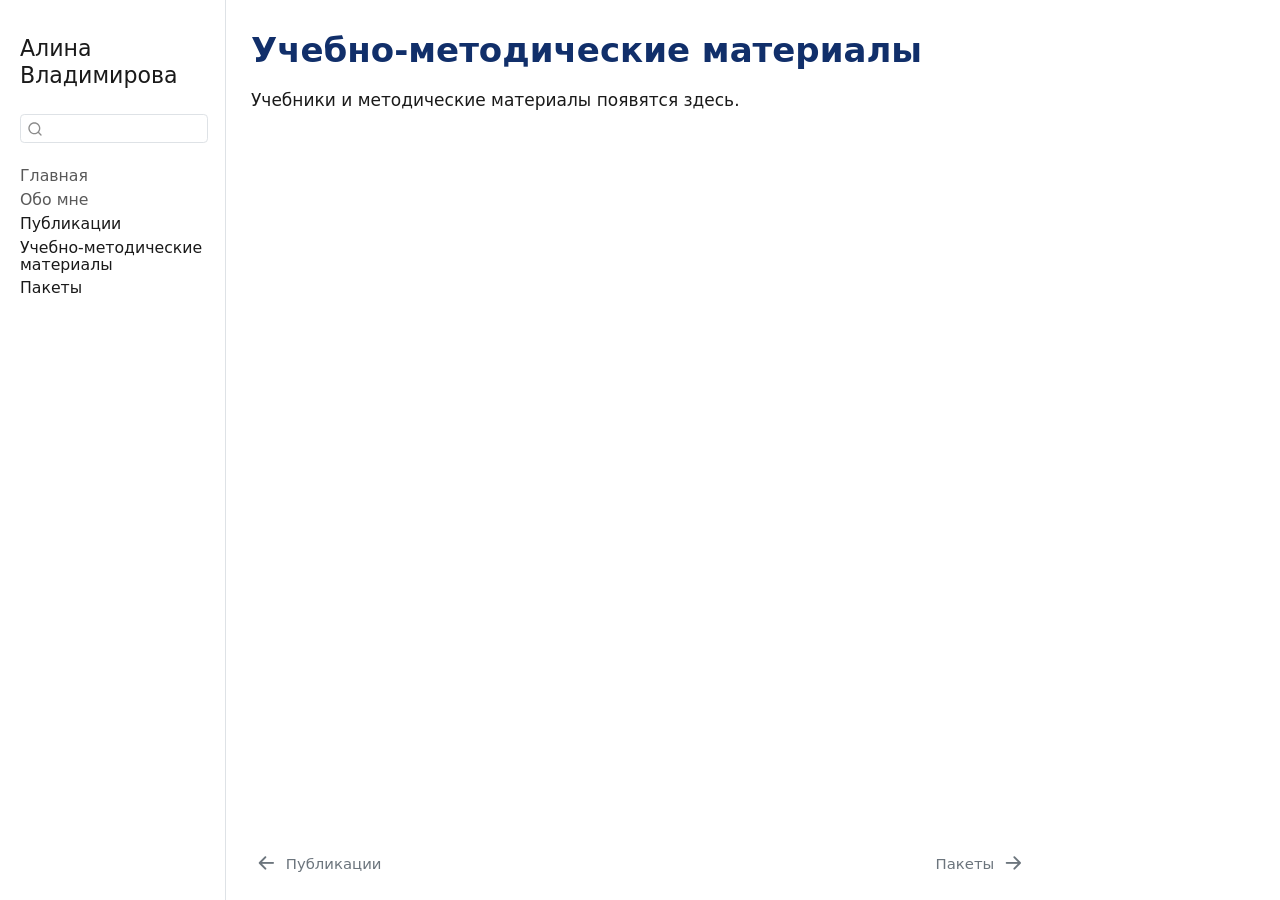
<file: docs/projects/tutorials/index.html>
<!DOCTYPE html>
<html xmlns="http://www.w3.org/1999/xhtml" lang="en" xml:lang="en"><head>

<meta charset="utf-8">
<meta name="generator" content="quarto-1.6.39">

<meta name="viewport" content="width=device-width, initial-scale=1.0, user-scalable=yes">


<title>Учебно-методические материалы – Алина Владимирова</title>
<style>
code{white-space: pre-wrap;}
span.smallcaps{font-variant: small-caps;}
div.columns{display: flex; gap: min(4vw, 1.5em);}
div.column{flex: auto; overflow-x: auto;}
div.hanging-indent{margin-left: 1.5em; text-indent: -1.5em;}
ul.task-list{list-style: none;}
ul.task-list li input[type="checkbox"] {
  width: 0.8em;
  margin: 0 0.8em 0.2em -1em; /* quarto-specific, see https://github.com/quarto-dev/quarto-cli/issues/4556 */ 
  vertical-align: middle;
}
</style>


<script src="../../site_libs/quarto-nav/quarto-nav.js"></script>
<script src="../../site_libs/quarto-nav/headroom.min.js"></script>
<script src="../../site_libs/clipboard/clipboard.min.js"></script>
<script src="../../site_libs/quarto-search/autocomplete.umd.js"></script>
<script src="../../site_libs/quarto-search/fuse.min.js"></script>
<script src="../../site_libs/quarto-search/quarto-search.js"></script>
<meta name="quarto:offset" content="../../">
<link href="../../projects/packages/index.html" rel="next">
<link href="../../projects/publications/index.html" rel="prev">
<script src="../../site_libs/quarto-html/quarto.js"></script>
<script src="../../site_libs/quarto-html/popper.min.js"></script>
<script src="../../site_libs/quarto-html/tippy.umd.min.js"></script>
<script src="../../site_libs/quarto-html/anchor.min.js"></script>
<link href="../../site_libs/quarto-html/tippy.css" rel="stylesheet">
<link href="../../site_libs/quarto-html/quarto-syntax-highlighting-0626ff4d7a71b55c8707dcae1d04a9b6.css" rel="stylesheet" id="quarto-text-highlighting-styles">
<script src="../../site_libs/bootstrap/bootstrap.min.js"></script>
<link href="../../site_libs/bootstrap/bootstrap-icons.css" rel="stylesheet">
<link href="../../site_libs/bootstrap/bootstrap-34409551e07809f19f8c5a77a8efd24e.min.css" rel="stylesheet" append-hash="true" id="quarto-bootstrap" data-mode="light">
<script id="quarto-search-options" type="application/json">{
  "location": "sidebar",
  "copy-button": false,
  "collapse-after": 3,
  "panel-placement": "start",
  "type": "textbox",
  "limit": 50,
  "keyboard-shortcut": [
    "f",
    "/",
    "s"
  ],
  "show-item-context": false,
  "language": {
    "search-no-results-text": "No results",
    "search-matching-documents-text": "matching documents",
    "search-copy-link-title": "Copy link to search",
    "search-hide-matches-text": "Hide additional matches",
    "search-more-match-text": "more match in this document",
    "search-more-matches-text": "more matches in this document",
    "search-clear-button-title": "Clear",
    "search-text-placeholder": "",
    "search-detached-cancel-button-title": "Cancel",
    "search-submit-button-title": "Submit",
    "search-label": "Search"
  }
}</script>


</head>

<body class="nav-sidebar docked">

<div id="quarto-search-results"></div>
  <header id="quarto-header" class="headroom fixed-top">
  <nav class="quarto-secondary-nav">
    <div class="container-fluid d-flex">
      <button type="button" class="quarto-btn-toggle btn" data-bs-toggle="collapse" role="button" data-bs-target=".quarto-sidebar-collapse-item" aria-controls="quarto-sidebar" aria-expanded="false" aria-label="Toggle sidebar navigation" onclick="if (window.quartoToggleHeadroom) { window.quartoToggleHeadroom(); }">
        <i class="bi bi-layout-text-sidebar-reverse"></i>
      </button>
        <nav class="quarto-page-breadcrumbs" aria-label="breadcrumb"><ol class="breadcrumb"><li class="breadcrumb-item"><a href="../../projects/tutorials/index.html">Учебно-методические материалы</a></li></ol></nav>
        <a class="flex-grow-1" role="navigation" data-bs-toggle="collapse" data-bs-target=".quarto-sidebar-collapse-item" aria-controls="quarto-sidebar" aria-expanded="false" aria-label="Toggle sidebar navigation" onclick="if (window.quartoToggleHeadroom) { window.quartoToggleHeadroom(); }">      
        </a>
      <button type="button" class="btn quarto-search-button" aria-label="Search" onclick="window.quartoOpenSearch();">
        <i class="bi bi-search"></i>
      </button>
    </div>
  </nav>
</header>
<!-- content -->
<div id="quarto-content" class="quarto-container page-columns page-rows-contents page-layout-article">
<!-- sidebar -->
  <nav id="quarto-sidebar" class="sidebar collapse collapse-horizontal quarto-sidebar-collapse-item sidebar-navigation docked overflow-auto">
    <div class="pt-lg-2 mt-2 text-left sidebar-header">
    <div class="sidebar-title mb-0 py-0">
      <a href="../../">Алина Владимирова</a> 
    </div>
      </div>
        <div class="mt-2 flex-shrink-0 align-items-center">
        <div class="sidebar-search">
        <div id="quarto-search" class="" title="Search"></div>
        </div>
        </div>
    <div class="sidebar-menu-container"> 
    <ul class="list-unstyled mt-1">
        <li class="sidebar-item">
  <div class="sidebar-item-container"> 
  <a href="../../index.html" class="sidebar-item-text sidebar-link">
 <span class="menu-text">Главная</span></a>
  </div>
</li>
        <li class="sidebar-item">
  <div class="sidebar-item-container"> 
  <a href="../../about.html" class="sidebar-item-text sidebar-link">
 <span class="menu-text">Обо мне</span></a>
  </div>
</li>
        <li class="sidebar-item sidebar-item-section">
      <span class="sidebar-item-text sidebar-link text-start">
 <span class="menu-text">Публикации</span></span>
  </li>
        <li class="sidebar-item sidebar-item-section">
      <span class="sidebar-item-text sidebar-link text-start">
 <span class="menu-text">Учебно-методические материалы</span></span>
  </li>
        <li class="sidebar-item sidebar-item-section">
      <span class="sidebar-item-text sidebar-link text-start">
 <span class="menu-text">Пакеты</span></span>
  </li>
    </ul>
    </div>
</nav>
<div id="quarto-sidebar-glass" class="quarto-sidebar-collapse-item" data-bs-toggle="collapse" data-bs-target=".quarto-sidebar-collapse-item"></div>
<!-- margin-sidebar -->
    <div id="quarto-margin-sidebar" class="sidebar margin-sidebar zindex-bottom">
        
    </div>
<!-- main -->
<main class="content" id="quarto-document-content">

<header id="title-block-header" class="quarto-title-block default">
<div class="quarto-title">
<h1 class="title">Учебно-методические материалы</h1>
</div>



<div class="quarto-title-meta">

    
  
    
  </div>
  


</header>


<p>Учебники и методические материалы появятся здесь.</p>



</main> <!-- /main -->
<script id="quarto-html-after-body" type="application/javascript">
window.document.addEventListener("DOMContentLoaded", function (event) {
  const toggleBodyColorMode = (bsSheetEl) => {
    const mode = bsSheetEl.getAttribute("data-mode");
    const bodyEl = window.document.querySelector("body");
    if (mode === "dark") {
      bodyEl.classList.add("quarto-dark");
      bodyEl.classList.remove("quarto-light");
    } else {
      bodyEl.classList.add("quarto-light");
      bodyEl.classList.remove("quarto-dark");
    }
  }
  const toggleBodyColorPrimary = () => {
    const bsSheetEl = window.document.querySelector("link#quarto-bootstrap");
    if (bsSheetEl) {
      toggleBodyColorMode(bsSheetEl);
    }
  }
  toggleBodyColorPrimary();  
  const icon = "";
  const anchorJS = new window.AnchorJS();
  anchorJS.options = {
    placement: 'right',
    icon: icon
  };
  anchorJS.add('.anchored');
  const isCodeAnnotation = (el) => {
    for (const clz of el.classList) {
      if (clz.startsWith('code-annotation-')) {                     
        return true;
      }
    }
    return false;
  }
  const onCopySuccess = function(e) {
    // button target
    const button = e.trigger;
    // don't keep focus
    button.blur();
    // flash "checked"
    button.classList.add('code-copy-button-checked');
    var currentTitle = button.getAttribute("title");
    button.setAttribute("title", "Copied!");
    let tooltip;
    if (window.bootstrap) {
      button.setAttribute("data-bs-toggle", "tooltip");
      button.setAttribute("data-bs-placement", "left");
      button.setAttribute("data-bs-title", "Copied!");
      tooltip = new bootstrap.Tooltip(button, 
        { trigger: "manual", 
          customClass: "code-copy-button-tooltip",
          offset: [0, -8]});
      tooltip.show();    
    }
    setTimeout(function() {
      if (tooltip) {
        tooltip.hide();
        button.removeAttribute("data-bs-title");
        button.removeAttribute("data-bs-toggle");
        button.removeAttribute("data-bs-placement");
      }
      button.setAttribute("title", currentTitle);
      button.classList.remove('code-copy-button-checked');
    }, 1000);
    // clear code selection
    e.clearSelection();
  }
  const getTextToCopy = function(trigger) {
      const codeEl = trigger.previousElementSibling.cloneNode(true);
      for (const childEl of codeEl.children) {
        if (isCodeAnnotation(childEl)) {
          childEl.remove();
        }
      }
      return codeEl.innerText;
  }
  const clipboard = new window.ClipboardJS('.code-copy-button:not([data-in-quarto-modal])', {
    text: getTextToCopy
  });
  clipboard.on('success', onCopySuccess);
  if (window.document.getElementById('quarto-embedded-source-code-modal')) {
    const clipboardModal = new window.ClipboardJS('.code-copy-button[data-in-quarto-modal]', {
      text: getTextToCopy,
      container: window.document.getElementById('quarto-embedded-source-code-modal')
    });
    clipboardModal.on('success', onCopySuccess);
  }
    var localhostRegex = new RegExp(/^(?:http|https):\/\/localhost\:?[0-9]*\//);
    var mailtoRegex = new RegExp(/^mailto:/);
      var filterRegex = new RegExp('/' + window.location.host + '/');
    var isInternal = (href) => {
        return filterRegex.test(href) || localhostRegex.test(href) || mailtoRegex.test(href);
    }
    // Inspect non-navigation links and adorn them if external
 	var links = window.document.querySelectorAll('a[href]:not(.nav-link):not(.navbar-brand):not(.toc-action):not(.sidebar-link):not(.sidebar-item-toggle):not(.pagination-link):not(.no-external):not([aria-hidden]):not(.dropdown-item):not(.quarto-navigation-tool):not(.about-link)');
    for (var i=0; i<links.length; i++) {
      const link = links[i];
      if (!isInternal(link.href)) {
        // undo the damage that might have been done by quarto-nav.js in the case of
        // links that we want to consider external
        if (link.dataset.originalHref !== undefined) {
          link.href = link.dataset.originalHref;
        }
      }
    }
  function tippyHover(el, contentFn, onTriggerFn, onUntriggerFn) {
    const config = {
      allowHTML: true,
      maxWidth: 500,
      delay: 100,
      arrow: false,
      appendTo: function(el) {
          return el.parentElement;
      },
      interactive: true,
      interactiveBorder: 10,
      theme: 'quarto',
      placement: 'bottom-start',
    };
    if (contentFn) {
      config.content = contentFn;
    }
    if (onTriggerFn) {
      config.onTrigger = onTriggerFn;
    }
    if (onUntriggerFn) {
      config.onUntrigger = onUntriggerFn;
    }
    window.tippy(el, config); 
  }
  const noterefs = window.document.querySelectorAll('a[role="doc-noteref"]');
  for (var i=0; i<noterefs.length; i++) {
    const ref = noterefs[i];
    tippyHover(ref, function() {
      // use id or data attribute instead here
      let href = ref.getAttribute('data-footnote-href') || ref.getAttribute('href');
      try { href = new URL(href).hash; } catch {}
      const id = href.replace(/^#\/?/, "");
      const note = window.document.getElementById(id);
      if (note) {
        return note.innerHTML;
      } else {
        return "";
      }
    });
  }
  const xrefs = window.document.querySelectorAll('a.quarto-xref');
  const processXRef = (id, note) => {
    // Strip column container classes
    const stripColumnClz = (el) => {
      el.classList.remove("page-full", "page-columns");
      if (el.children) {
        for (const child of el.children) {
          stripColumnClz(child);
        }
      }
    }
    stripColumnClz(note)
    if (id === null || id.startsWith('sec-')) {
      // Special case sections, only their first couple elements
      const container = document.createElement("div");
      if (note.children && note.children.length > 2) {
        container.appendChild(note.children[0].cloneNode(true));
        for (let i = 1; i < note.children.length; i++) {
          const child = note.children[i];
          if (child.tagName === "P" && child.innerText === "") {
            continue;
          } else {
            container.appendChild(child.cloneNode(true));
            break;
          }
        }
        if (window.Quarto?.typesetMath) {
          window.Quarto.typesetMath(container);
        }
        return container.innerHTML
      } else {
        if (window.Quarto?.typesetMath) {
          window.Quarto.typesetMath(note);
        }
        return note.innerHTML;
      }
    } else {
      // Remove any anchor links if they are present
      const anchorLink = note.querySelector('a.anchorjs-link');
      if (anchorLink) {
        anchorLink.remove();
      }
      if (window.Quarto?.typesetMath) {
        window.Quarto.typesetMath(note);
      }
      if (note.classList.contains("callout")) {
        return note.outerHTML;
      } else {
        return note.innerHTML;
      }
    }
  }
  for (var i=0; i<xrefs.length; i++) {
    const xref = xrefs[i];
    tippyHover(xref, undefined, function(instance) {
      instance.disable();
      let url = xref.getAttribute('href');
      let hash = undefined; 
      if (url.startsWith('#')) {
        hash = url;
      } else {
        try { hash = new URL(url).hash; } catch {}
      }
      if (hash) {
        const id = hash.replace(/^#\/?/, "");
        const note = window.document.getElementById(id);
        if (note !== null) {
          try {
            const html = processXRef(id, note.cloneNode(true));
            instance.setContent(html);
          } finally {
            instance.enable();
            instance.show();
          }
        } else {
          // See if we can fetch this
          fetch(url.split('#')[0])
          .then(res => res.text())
          .then(html => {
            const parser = new DOMParser();
            const htmlDoc = parser.parseFromString(html, "text/html");
            const note = htmlDoc.getElementById(id);
            if (note !== null) {
              const html = processXRef(id, note);
              instance.setContent(html);
            } 
          }).finally(() => {
            instance.enable();
            instance.show();
          });
        }
      } else {
        // See if we can fetch a full url (with no hash to target)
        // This is a special case and we should probably do some content thinning / targeting
        fetch(url)
        .then(res => res.text())
        .then(html => {
          const parser = new DOMParser();
          const htmlDoc = parser.parseFromString(html, "text/html");
          const note = htmlDoc.querySelector('main.content');
          if (note !== null) {
            // This should only happen for chapter cross references
            // (since there is no id in the URL)
            // remove the first header
            if (note.children.length > 0 && note.children[0].tagName === "HEADER") {
              note.children[0].remove();
            }
            const html = processXRef(null, note);
            instance.setContent(html);
          } 
        }).finally(() => {
          instance.enable();
          instance.show();
        });
      }
    }, function(instance) {
    });
  }
      let selectedAnnoteEl;
      const selectorForAnnotation = ( cell, annotation) => {
        let cellAttr = 'data-code-cell="' + cell + '"';
        let lineAttr = 'data-code-annotation="' +  annotation + '"';
        const selector = 'span[' + cellAttr + '][' + lineAttr + ']';
        return selector;
      }
      const selectCodeLines = (annoteEl) => {
        const doc = window.document;
        const targetCell = annoteEl.getAttribute("data-target-cell");
        const targetAnnotation = annoteEl.getAttribute("data-target-annotation");
        const annoteSpan = window.document.querySelector(selectorForAnnotation(targetCell, targetAnnotation));
        const lines = annoteSpan.getAttribute("data-code-lines").split(",");
        const lineIds = lines.map((line) => {
          return targetCell + "-" + line;
        })
        let top = null;
        let height = null;
        let parent = null;
        if (lineIds.length > 0) {
            //compute the position of the single el (top and bottom and make a div)
            const el = window.document.getElementById(lineIds[0]);
            top = el.offsetTop;
            height = el.offsetHeight;
            parent = el.parentElement.parentElement;
          if (lineIds.length > 1) {
            const lastEl = window.document.getElementById(lineIds[lineIds.length - 1]);
            const bottom = lastEl.offsetTop + lastEl.offsetHeight;
            height = bottom - top;
          }
          if (top !== null && height !== null && parent !== null) {
            // cook up a div (if necessary) and position it 
            let div = window.document.getElementById("code-annotation-line-highlight");
            if (div === null) {
              div = window.document.createElement("div");
              div.setAttribute("id", "code-annotation-line-highlight");
              div.style.position = 'absolute';
              parent.appendChild(div);
            }
            div.style.top = top - 2 + "px";
            div.style.height = height + 4 + "px";
            div.style.left = 0;
            let gutterDiv = window.document.getElementById("code-annotation-line-highlight-gutter");
            if (gutterDiv === null) {
              gutterDiv = window.document.createElement("div");
              gutterDiv.setAttribute("id", "code-annotation-line-highlight-gutter");
              gutterDiv.style.position = 'absolute';
              const codeCell = window.document.getElementById(targetCell);
              const gutter = codeCell.querySelector('.code-annotation-gutter');
              gutter.appendChild(gutterDiv);
            }
            gutterDiv.style.top = top - 2 + "px";
            gutterDiv.style.height = height + 4 + "px";
          }
          selectedAnnoteEl = annoteEl;
        }
      };
      const unselectCodeLines = () => {
        const elementsIds = ["code-annotation-line-highlight", "code-annotation-line-highlight-gutter"];
        elementsIds.forEach((elId) => {
          const div = window.document.getElementById(elId);
          if (div) {
            div.remove();
          }
        });
        selectedAnnoteEl = undefined;
      };
        // Handle positioning of the toggle
    window.addEventListener(
      "resize",
      throttle(() => {
        elRect = undefined;
        if (selectedAnnoteEl) {
          selectCodeLines(selectedAnnoteEl);
        }
      }, 10)
    );
    function throttle(fn, ms) {
    let throttle = false;
    let timer;
      return (...args) => {
        if(!throttle) { // first call gets through
            fn.apply(this, args);
            throttle = true;
        } else { // all the others get throttled
            if(timer) clearTimeout(timer); // cancel #2
            timer = setTimeout(() => {
              fn.apply(this, args);
              timer = throttle = false;
            }, ms);
        }
      };
    }
      // Attach click handler to the DT
      const annoteDls = window.document.querySelectorAll('dt[data-target-cell]');
      for (const annoteDlNode of annoteDls) {
        annoteDlNode.addEventListener('click', (event) => {
          const clickedEl = event.target;
          if (clickedEl !== selectedAnnoteEl) {
            unselectCodeLines();
            const activeEl = window.document.querySelector('dt[data-target-cell].code-annotation-active');
            if (activeEl) {
              activeEl.classList.remove('code-annotation-active');
            }
            selectCodeLines(clickedEl);
            clickedEl.classList.add('code-annotation-active');
          } else {
            // Unselect the line
            unselectCodeLines();
            clickedEl.classList.remove('code-annotation-active');
          }
        });
      }
  const findCites = (el) => {
    const parentEl = el.parentElement;
    if (parentEl) {
      const cites = parentEl.dataset.cites;
      if (cites) {
        return {
          el,
          cites: cites.split(' ')
        };
      } else {
        return findCites(el.parentElement)
      }
    } else {
      return undefined;
    }
  };
  var bibliorefs = window.document.querySelectorAll('a[role="doc-biblioref"]');
  for (var i=0; i<bibliorefs.length; i++) {
    const ref = bibliorefs[i];
    const citeInfo = findCites(ref);
    if (citeInfo) {
      tippyHover(citeInfo.el, function() {
        var popup = window.document.createElement('div');
        citeInfo.cites.forEach(function(cite) {
          var citeDiv = window.document.createElement('div');
          citeDiv.classList.add('hanging-indent');
          citeDiv.classList.add('csl-entry');
          var biblioDiv = window.document.getElementById('ref-' + cite);
          if (biblioDiv) {
            citeDiv.innerHTML = biblioDiv.innerHTML;
          }
          popup.appendChild(citeDiv);
        });
        return popup.innerHTML;
      });
    }
  }
});
</script>
<nav class="page-navigation">
  <div class="nav-page nav-page-previous">
      <a href="../../projects/publications/index.html" class="pagination-link" aria-label="Публикации">
        <i class="bi bi-arrow-left-short"></i> <span class="nav-page-text">Публикации</span>
      </a>          
  </div>
  <div class="nav-page nav-page-next">
      <a href="../../projects/packages/index.html" class="pagination-link" aria-label="Пакеты">
        <span class="nav-page-text">Пакеты</span> <i class="bi bi-arrow-right-short"></i>
      </a>
  </div>
</nav>
</div> <!-- /content -->




</body></html>
</file>
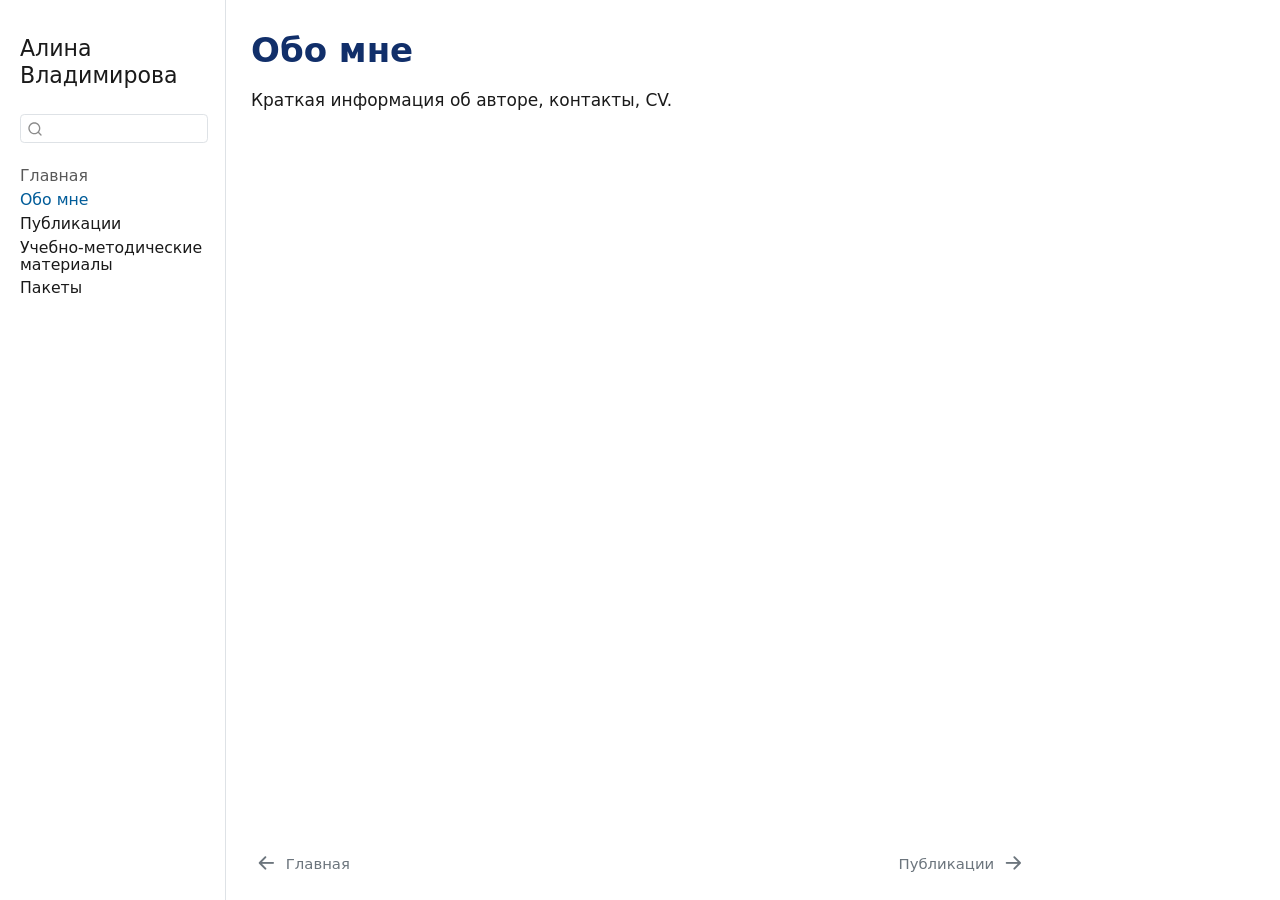
<file: docs/about.html>
<!DOCTYPE html>
<html xmlns="http://www.w3.org/1999/xhtml" lang="en" xml:lang="en"><head>

<meta charset="utf-8">
<meta name="generator" content="quarto-1.6.39">

<meta name="viewport" content="width=device-width, initial-scale=1.0, user-scalable=yes">


<title>Обо мне – Алина Владимирова</title>
<style>
code{white-space: pre-wrap;}
span.smallcaps{font-variant: small-caps;}
div.columns{display: flex; gap: min(4vw, 1.5em);}
div.column{flex: auto; overflow-x: auto;}
div.hanging-indent{margin-left: 1.5em; text-indent: -1.5em;}
ul.task-list{list-style: none;}
ul.task-list li input[type="checkbox"] {
  width: 0.8em;
  margin: 0 0.8em 0.2em -1em; /* quarto-specific, see https://github.com/quarto-dev/quarto-cli/issues/4556 */ 
  vertical-align: middle;
}
</style>


<script src="site_libs/quarto-nav/quarto-nav.js"></script>
<script src="site_libs/quarto-nav/headroom.min.js"></script>
<script src="site_libs/clipboard/clipboard.min.js"></script>
<script src="site_libs/quarto-search/autocomplete.umd.js"></script>
<script src="site_libs/quarto-search/fuse.min.js"></script>
<script src="site_libs/quarto-search/quarto-search.js"></script>
<meta name="quarto:offset" content="./">
<link href="./projects/publications/index.html" rel="next">
<link href="./index.html" rel="prev">
<script src="site_libs/quarto-html/quarto.js"></script>
<script src="site_libs/quarto-html/popper.min.js"></script>
<script src="site_libs/quarto-html/tippy.umd.min.js"></script>
<script src="site_libs/quarto-html/anchor.min.js"></script>
<link href="site_libs/quarto-html/tippy.css" rel="stylesheet">
<link href="site_libs/quarto-html/quarto-syntax-highlighting-0626ff4d7a71b55c8707dcae1d04a9b6.css" rel="stylesheet" id="quarto-text-highlighting-styles">
<script src="site_libs/bootstrap/bootstrap.min.js"></script>
<link href="site_libs/bootstrap/bootstrap-icons.css" rel="stylesheet">
<link href="site_libs/bootstrap/bootstrap-34409551e07809f19f8c5a77a8efd24e.min.css" rel="stylesheet" append-hash="true" id="quarto-bootstrap" data-mode="light">
<script id="quarto-search-options" type="application/json">{
  "location": "sidebar",
  "copy-button": false,
  "collapse-after": 3,
  "panel-placement": "start",
  "type": "textbox",
  "limit": 50,
  "keyboard-shortcut": [
    "f",
    "/",
    "s"
  ],
  "show-item-context": false,
  "language": {
    "search-no-results-text": "No results",
    "search-matching-documents-text": "matching documents",
    "search-copy-link-title": "Copy link to search",
    "search-hide-matches-text": "Hide additional matches",
    "search-more-match-text": "more match in this document",
    "search-more-matches-text": "more matches in this document",
    "search-clear-button-title": "Clear",
    "search-text-placeholder": "",
    "search-detached-cancel-button-title": "Cancel",
    "search-submit-button-title": "Submit",
    "search-label": "Search"
  }
}</script>


</head>

<body class="nav-sidebar docked">

<div id="quarto-search-results"></div>
  <header id="quarto-header" class="headroom fixed-top">
  <nav class="quarto-secondary-nav">
    <div class="container-fluid d-flex">
      <button type="button" class="quarto-btn-toggle btn" data-bs-toggle="collapse" role="button" data-bs-target=".quarto-sidebar-collapse-item" aria-controls="quarto-sidebar" aria-expanded="false" aria-label="Toggle sidebar navigation" onclick="if (window.quartoToggleHeadroom) { window.quartoToggleHeadroom(); }">
        <i class="bi bi-layout-text-sidebar-reverse"></i>
      </button>
        <nav class="quarto-page-breadcrumbs" aria-label="breadcrumb"><ol class="breadcrumb"><li class="breadcrumb-item"><a href="./about.html">Обо мне</a></li></ol></nav>
        <a class="flex-grow-1" role="navigation" data-bs-toggle="collapse" data-bs-target=".quarto-sidebar-collapse-item" aria-controls="quarto-sidebar" aria-expanded="false" aria-label="Toggle sidebar navigation" onclick="if (window.quartoToggleHeadroom) { window.quartoToggleHeadroom(); }">      
        </a>
      <button type="button" class="btn quarto-search-button" aria-label="Search" onclick="window.quartoOpenSearch();">
        <i class="bi bi-search"></i>
      </button>
    </div>
  </nav>
</header>
<!-- content -->
<div id="quarto-content" class="quarto-container page-columns page-rows-contents page-layout-article">
<!-- sidebar -->
  <nav id="quarto-sidebar" class="sidebar collapse collapse-horizontal quarto-sidebar-collapse-item sidebar-navigation docked overflow-auto">
    <div class="pt-lg-2 mt-2 text-left sidebar-header">
    <div class="sidebar-title mb-0 py-0">
      <a href="./">Алина Владимирова</a> 
    </div>
      </div>
        <div class="mt-2 flex-shrink-0 align-items-center">
        <div class="sidebar-search">
        <div id="quarto-search" class="" title="Search"></div>
        </div>
        </div>
    <div class="sidebar-menu-container"> 
    <ul class="list-unstyled mt-1">
        <li class="sidebar-item">
  <div class="sidebar-item-container"> 
  <a href="./index.html" class="sidebar-item-text sidebar-link">
 <span class="menu-text">Главная</span></a>
  </div>
</li>
        <li class="sidebar-item">
  <div class="sidebar-item-container"> 
  <a href="./about.html" class="sidebar-item-text sidebar-link active">
 <span class="menu-text">Обо мне</span></a>
  </div>
</li>
        <li class="sidebar-item sidebar-item-section">
      <span class="sidebar-item-text sidebar-link text-start">
 <span class="menu-text">Публикации</span></span>
  </li>
        <li class="sidebar-item sidebar-item-section">
      <span class="sidebar-item-text sidebar-link text-start">
 <span class="menu-text">Учебно-методические материалы</span></span>
  </li>
        <li class="sidebar-item sidebar-item-section">
      <span class="sidebar-item-text sidebar-link text-start">
 <span class="menu-text">Пакеты</span></span>
  </li>
    </ul>
    </div>
</nav>
<div id="quarto-sidebar-glass" class="quarto-sidebar-collapse-item" data-bs-toggle="collapse" data-bs-target=".quarto-sidebar-collapse-item"></div>
<!-- margin-sidebar -->
    <div id="quarto-margin-sidebar" class="sidebar margin-sidebar zindex-bottom">
        
    </div>
<!-- main -->
<main class="content" id="quarto-document-content">

<header id="title-block-header" class="quarto-title-block default">
<div class="quarto-title">
<h1 class="title">Обо мне</h1>
</div>



<div class="quarto-title-meta">

    
  
    
  </div>
  


</header>


<p>Краткая информация об авторе, контакты, CV.</p>



</main> <!-- /main -->
<script id="quarto-html-after-body" type="application/javascript">
window.document.addEventListener("DOMContentLoaded", function (event) {
  const toggleBodyColorMode = (bsSheetEl) => {
    const mode = bsSheetEl.getAttribute("data-mode");
    const bodyEl = window.document.querySelector("body");
    if (mode === "dark") {
      bodyEl.classList.add("quarto-dark");
      bodyEl.classList.remove("quarto-light");
    } else {
      bodyEl.classList.add("quarto-light");
      bodyEl.classList.remove("quarto-dark");
    }
  }
  const toggleBodyColorPrimary = () => {
    const bsSheetEl = window.document.querySelector("link#quarto-bootstrap");
    if (bsSheetEl) {
      toggleBodyColorMode(bsSheetEl);
    }
  }
  toggleBodyColorPrimary();  
  const icon = "";
  const anchorJS = new window.AnchorJS();
  anchorJS.options = {
    placement: 'right',
    icon: icon
  };
  anchorJS.add('.anchored');
  const isCodeAnnotation = (el) => {
    for (const clz of el.classList) {
      if (clz.startsWith('code-annotation-')) {                     
        return true;
      }
    }
    return false;
  }
  const onCopySuccess = function(e) {
    // button target
    const button = e.trigger;
    // don't keep focus
    button.blur();
    // flash "checked"
    button.classList.add('code-copy-button-checked');
    var currentTitle = button.getAttribute("title");
    button.setAttribute("title", "Copied!");
    let tooltip;
    if (window.bootstrap) {
      button.setAttribute("data-bs-toggle", "tooltip");
      button.setAttribute("data-bs-placement", "left");
      button.setAttribute("data-bs-title", "Copied!");
      tooltip = new bootstrap.Tooltip(button, 
        { trigger: "manual", 
          customClass: "code-copy-button-tooltip",
          offset: [0, -8]});
      tooltip.show();    
    }
    setTimeout(function() {
      if (tooltip) {
        tooltip.hide();
        button.removeAttribute("data-bs-title");
        button.removeAttribute("data-bs-toggle");
        button.removeAttribute("data-bs-placement");
      }
      button.setAttribute("title", currentTitle);
      button.classList.remove('code-copy-button-checked');
    }, 1000);
    // clear code selection
    e.clearSelection();
  }
  const getTextToCopy = function(trigger) {
      const codeEl = trigger.previousElementSibling.cloneNode(true);
      for (const childEl of codeEl.children) {
        if (isCodeAnnotation(childEl)) {
          childEl.remove();
        }
      }
      return codeEl.innerText;
  }
  const clipboard = new window.ClipboardJS('.code-copy-button:not([data-in-quarto-modal])', {
    text: getTextToCopy
  });
  clipboard.on('success', onCopySuccess);
  if (window.document.getElementById('quarto-embedded-source-code-modal')) {
    const clipboardModal = new window.ClipboardJS('.code-copy-button[data-in-quarto-modal]', {
      text: getTextToCopy,
      container: window.document.getElementById('quarto-embedded-source-code-modal')
    });
    clipboardModal.on('success', onCopySuccess);
  }
    var localhostRegex = new RegExp(/^(?:http|https):\/\/localhost\:?[0-9]*\//);
    var mailtoRegex = new RegExp(/^mailto:/);
      var filterRegex = new RegExp('/' + window.location.host + '/');
    var isInternal = (href) => {
        return filterRegex.test(href) || localhostRegex.test(href) || mailtoRegex.test(href);
    }
    // Inspect non-navigation links and adorn them if external
 	var links = window.document.querySelectorAll('a[href]:not(.nav-link):not(.navbar-brand):not(.toc-action):not(.sidebar-link):not(.sidebar-item-toggle):not(.pagination-link):not(.no-external):not([aria-hidden]):not(.dropdown-item):not(.quarto-navigation-tool):not(.about-link)');
    for (var i=0; i<links.length; i++) {
      const link = links[i];
      if (!isInternal(link.href)) {
        // undo the damage that might have been done by quarto-nav.js in the case of
        // links that we want to consider external
        if (link.dataset.originalHref !== undefined) {
          link.href = link.dataset.originalHref;
        }
      }
    }
  function tippyHover(el, contentFn, onTriggerFn, onUntriggerFn) {
    const config = {
      allowHTML: true,
      maxWidth: 500,
      delay: 100,
      arrow: false,
      appendTo: function(el) {
          return el.parentElement;
      },
      interactive: true,
      interactiveBorder: 10,
      theme: 'quarto',
      placement: 'bottom-start',
    };
    if (contentFn) {
      config.content = contentFn;
    }
    if (onTriggerFn) {
      config.onTrigger = onTriggerFn;
    }
    if (onUntriggerFn) {
      config.onUntrigger = onUntriggerFn;
    }
    window.tippy(el, config); 
  }
  const noterefs = window.document.querySelectorAll('a[role="doc-noteref"]');
  for (var i=0; i<noterefs.length; i++) {
    const ref = noterefs[i];
    tippyHover(ref, function() {
      // use id or data attribute instead here
      let href = ref.getAttribute('data-footnote-href') || ref.getAttribute('href');
      try { href = new URL(href).hash; } catch {}
      const id = href.replace(/^#\/?/, "");
      const note = window.document.getElementById(id);
      if (note) {
        return note.innerHTML;
      } else {
        return "";
      }
    });
  }
  const xrefs = window.document.querySelectorAll('a.quarto-xref');
  const processXRef = (id, note) => {
    // Strip column container classes
    const stripColumnClz = (el) => {
      el.classList.remove("page-full", "page-columns");
      if (el.children) {
        for (const child of el.children) {
          stripColumnClz(child);
        }
      }
    }
    stripColumnClz(note)
    if (id === null || id.startsWith('sec-')) {
      // Special case sections, only their first couple elements
      const container = document.createElement("div");
      if (note.children && note.children.length > 2) {
        container.appendChild(note.children[0].cloneNode(true));
        for (let i = 1; i < note.children.length; i++) {
          const child = note.children[i];
          if (child.tagName === "P" && child.innerText === "") {
            continue;
          } else {
            container.appendChild(child.cloneNode(true));
            break;
          }
        }
        if (window.Quarto?.typesetMath) {
          window.Quarto.typesetMath(container);
        }
        return container.innerHTML
      } else {
        if (window.Quarto?.typesetMath) {
          window.Quarto.typesetMath(note);
        }
        return note.innerHTML;
      }
    } else {
      // Remove any anchor links if they are present
      const anchorLink = note.querySelector('a.anchorjs-link');
      if (anchorLink) {
        anchorLink.remove();
      }
      if (window.Quarto?.typesetMath) {
        window.Quarto.typesetMath(note);
      }
      if (note.classList.contains("callout")) {
        return note.outerHTML;
      } else {
        return note.innerHTML;
      }
    }
  }
  for (var i=0; i<xrefs.length; i++) {
    const xref = xrefs[i];
    tippyHover(xref, undefined, function(instance) {
      instance.disable();
      let url = xref.getAttribute('href');
      let hash = undefined; 
      if (url.startsWith('#')) {
        hash = url;
      } else {
        try { hash = new URL(url).hash; } catch {}
      }
      if (hash) {
        const id = hash.replace(/^#\/?/, "");
        const note = window.document.getElementById(id);
        if (note !== null) {
          try {
            const html = processXRef(id, note.cloneNode(true));
            instance.setContent(html);
          } finally {
            instance.enable();
            instance.show();
          }
        } else {
          // See if we can fetch this
          fetch(url.split('#')[0])
          .then(res => res.text())
          .then(html => {
            const parser = new DOMParser();
            const htmlDoc = parser.parseFromString(html, "text/html");
            const note = htmlDoc.getElementById(id);
            if (note !== null) {
              const html = processXRef(id, note);
              instance.setContent(html);
            } 
          }).finally(() => {
            instance.enable();
            instance.show();
          });
        }
      } else {
        // See if we can fetch a full url (with no hash to target)
        // This is a special case and we should probably do some content thinning / targeting
        fetch(url)
        .then(res => res.text())
        .then(html => {
          const parser = new DOMParser();
          const htmlDoc = parser.parseFromString(html, "text/html");
          const note = htmlDoc.querySelector('main.content');
          if (note !== null) {
            // This should only happen for chapter cross references
            // (since there is no id in the URL)
            // remove the first header
            if (note.children.length > 0 && note.children[0].tagName === "HEADER") {
              note.children[0].remove();
            }
            const html = processXRef(null, note);
            instance.setContent(html);
          } 
        }).finally(() => {
          instance.enable();
          instance.show();
        });
      }
    }, function(instance) {
    });
  }
      let selectedAnnoteEl;
      const selectorForAnnotation = ( cell, annotation) => {
        let cellAttr = 'data-code-cell="' + cell + '"';
        let lineAttr = 'data-code-annotation="' +  annotation + '"';
        const selector = 'span[' + cellAttr + '][' + lineAttr + ']';
        return selector;
      }
      const selectCodeLines = (annoteEl) => {
        const doc = window.document;
        const targetCell = annoteEl.getAttribute("data-target-cell");
        const targetAnnotation = annoteEl.getAttribute("data-target-annotation");
        const annoteSpan = window.document.querySelector(selectorForAnnotation(targetCell, targetAnnotation));
        const lines = annoteSpan.getAttribute("data-code-lines").split(",");
        const lineIds = lines.map((line) => {
          return targetCell + "-" + line;
        })
        let top = null;
        let height = null;
        let parent = null;
        if (lineIds.length > 0) {
            //compute the position of the single el (top and bottom and make a div)
            const el = window.document.getElementById(lineIds[0]);
            top = el.offsetTop;
            height = el.offsetHeight;
            parent = el.parentElement.parentElement;
          if (lineIds.length > 1) {
            const lastEl = window.document.getElementById(lineIds[lineIds.length - 1]);
            const bottom = lastEl.offsetTop + lastEl.offsetHeight;
            height = bottom - top;
          }
          if (top !== null && height !== null && parent !== null) {
            // cook up a div (if necessary) and position it 
            let div = window.document.getElementById("code-annotation-line-highlight");
            if (div === null) {
              div = window.document.createElement("div");
              div.setAttribute("id", "code-annotation-line-highlight");
              div.style.position = 'absolute';
              parent.appendChild(div);
            }
            div.style.top = top - 2 + "px";
            div.style.height = height + 4 + "px";
            div.style.left = 0;
            let gutterDiv = window.document.getElementById("code-annotation-line-highlight-gutter");
            if (gutterDiv === null) {
              gutterDiv = window.document.createElement("div");
              gutterDiv.setAttribute("id", "code-annotation-line-highlight-gutter");
              gutterDiv.style.position = 'absolute';
              const codeCell = window.document.getElementById(targetCell);
              const gutter = codeCell.querySelector('.code-annotation-gutter');
              gutter.appendChild(gutterDiv);
            }
            gutterDiv.style.top = top - 2 + "px";
            gutterDiv.style.height = height + 4 + "px";
          }
          selectedAnnoteEl = annoteEl;
        }
      };
      const unselectCodeLines = () => {
        const elementsIds = ["code-annotation-line-highlight", "code-annotation-line-highlight-gutter"];
        elementsIds.forEach((elId) => {
          const div = window.document.getElementById(elId);
          if (div) {
            div.remove();
          }
        });
        selectedAnnoteEl = undefined;
      };
        // Handle positioning of the toggle
    window.addEventListener(
      "resize",
      throttle(() => {
        elRect = undefined;
        if (selectedAnnoteEl) {
          selectCodeLines(selectedAnnoteEl);
        }
      }, 10)
    );
    function throttle(fn, ms) {
    let throttle = false;
    let timer;
      return (...args) => {
        if(!throttle) { // first call gets through
            fn.apply(this, args);
            throttle = true;
        } else { // all the others get throttled
            if(timer) clearTimeout(timer); // cancel #2
            timer = setTimeout(() => {
              fn.apply(this, args);
              timer = throttle = false;
            }, ms);
        }
      };
    }
      // Attach click handler to the DT
      const annoteDls = window.document.querySelectorAll('dt[data-target-cell]');
      for (const annoteDlNode of annoteDls) {
        annoteDlNode.addEventListener('click', (event) => {
          const clickedEl = event.target;
          if (clickedEl !== selectedAnnoteEl) {
            unselectCodeLines();
            const activeEl = window.document.querySelector('dt[data-target-cell].code-annotation-active');
            if (activeEl) {
              activeEl.classList.remove('code-annotation-active');
            }
            selectCodeLines(clickedEl);
            clickedEl.classList.add('code-annotation-active');
          } else {
            // Unselect the line
            unselectCodeLines();
            clickedEl.classList.remove('code-annotation-active');
          }
        });
      }
  const findCites = (el) => {
    const parentEl = el.parentElement;
    if (parentEl) {
      const cites = parentEl.dataset.cites;
      if (cites) {
        return {
          el,
          cites: cites.split(' ')
        };
      } else {
        return findCites(el.parentElement)
      }
    } else {
      return undefined;
    }
  };
  var bibliorefs = window.document.querySelectorAll('a[role="doc-biblioref"]');
  for (var i=0; i<bibliorefs.length; i++) {
    const ref = bibliorefs[i];
    const citeInfo = findCites(ref);
    if (citeInfo) {
      tippyHover(citeInfo.el, function() {
        var popup = window.document.createElement('div');
        citeInfo.cites.forEach(function(cite) {
          var citeDiv = window.document.createElement('div');
          citeDiv.classList.add('hanging-indent');
          citeDiv.classList.add('csl-entry');
          var biblioDiv = window.document.getElementById('ref-' + cite);
          if (biblioDiv) {
            citeDiv.innerHTML = biblioDiv.innerHTML;
          }
          popup.appendChild(citeDiv);
        });
        return popup.innerHTML;
      });
    }
  }
});
</script>
<nav class="page-navigation">
  <div class="nav-page nav-page-previous">
      <a href="./index.html" class="pagination-link" aria-label="Главная">
        <i class="bi bi-arrow-left-short"></i> <span class="nav-page-text">Главная</span>
      </a>          
  </div>
  <div class="nav-page nav-page-next">
      <a href="./projects/publications/index.html" class="pagination-link" aria-label="Публикации">
        <span class="nav-page-text">Публикации</span> <i class="bi bi-arrow-right-short"></i>
      </a>
  </div>
</nav>
</div> <!-- /content -->




</body></html>
</file>
<file: docs/site_libs/quarto-html/tippy.css>
.tippy-box[data-animation=fade][data-state=hidden]{opacity:0}[data-tippy-root]{max-width:calc(100vw - 10px)}.tippy-box{position:relative;background-color:#333;color:#fff;border-radius:4px;font-size:14px;line-height:1.4;white-space:normal;outline:0;transition-property:transform,visibility,opacity}.tippy-box[data-placement^=top]>.tippy-arrow{bottom:0}.tippy-box[data-placement^=top]>.tippy-arrow:before{bottom:-7px;left:0;border-width:8px 8px 0;border-top-color:initial;transform-origin:center top}.tippy-box[data-placement^=bottom]>.tippy-arrow{top:0}.tippy-box[data-placement^=bottom]>.tippy-arrow:before{top:-7px;left:0;border-width:0 8px 8px;border-bottom-color:initial;transform-origin:center bottom}.tippy-box[data-placement^=left]>.tippy-arrow{right:0}.tippy-box[data-placement^=left]>.tippy-arrow:before{border-width:8px 0 8px 8px;border-left-color:initial;right:-7px;transform-origin:center left}.tippy-box[data-placement^=right]>.tippy-arrow{left:0}.tippy-box[data-placement^=right]>.tippy-arrow:before{left:-7px;border-width:8px 8px 8px 0;border-right-color:initial;transform-origin:center right}.tippy-box[data-inertia][data-state=visible]{transition-timing-function:cubic-bezier(.54,1.5,.38,1.11)}.tippy-arrow{width:16px;height:16px;color:#333}.tippy-arrow:before{content:"";position:absolute;border-color:transparent;border-style:solid}.tippy-content{position:relative;padding:5px 9px;z-index:1}
</file>
<file: docs/site_libs/quarto-html/quarto-syntax-highlighting-0626ff4d7a71b55c8707dcae1d04a9b6.css>
/* quarto syntax highlight colors */
:root {
  --quarto-hl-al-color: #ff5555;
  --quarto-hl-an-color: #6a737d;
  --quarto-hl-at-color: #d73a49;
  --quarto-hl-bn-color: #005cc5;
  --quarto-hl-bu-color: #d73a49;
  --quarto-hl-ch-color: #032f62;
  --quarto-hl-co-color: #6a737d;
  --quarto-hl-cv-color: #6a737d;
  --quarto-hl-cn-color: #005cc5;
  --quarto-hl-cf-color: #d73a49;
  --quarto-hl-dt-color: #d73a49;
  --quarto-hl-dv-color: #005cc5;
  --quarto-hl-do-color: #6a737d;
  --quarto-hl-er-color: #ff5555;
  --quarto-hl-ex-color: #d73a49;
  --quarto-hl-fl-color: #005cc5;
  --quarto-hl-fu-color: #6f42c1;
  --quarto-hl-im-color: #032f62;
  --quarto-hl-in-color: #6a737d;
  --quarto-hl-kw-color: #d73a49;
  --quarto-hl-op-color: #24292e;
  --quarto-hl-pp-color: #d73a49;
  --quarto-hl-re-color: #6a737d;
  --quarto-hl-sc-color: #005cc5;
  --quarto-hl-ss-color: #032f62;
  --quarto-hl-st-color: #032f62;
  --quarto-hl-va-color: #e36209;
  --quarto-hl-vs-color: #032f62;
  --quarto-hl-wa-color: #ff5555;
}

/* other quarto variables */
:root {
  --quarto-font-monospace: SFMono-Regular, Menlo, Monaco, Consolas, "Liberation Mono", "Courier New", monospace;
}

code span.al {
  font-weight: bold;
  color: #ff5555;
}

code span.an {
  color: #6a737d;
}

code span.at {
  color: #d73a49;
}

code span.bn {
  color: #005cc5;
}

code span.bu {
  color: #d73a49;
}

code span.ch {
  color: #032f62;
}

code span.co {
  color: #6a737d;
}

code span.cv {
  color: #6a737d;
}

code span.cn {
  color: #005cc5;
}

code span.cf {
  color: #d73a49;
}

code span.dt {
  color: #d73a49;
}

code span.dv {
  color: #005cc5;
}

code span.do {
  color: #6a737d;
}

code span.er {
  color: #ff5555;
  text-decoration: underline;
}

code span.ex {
  font-weight: bold;
  color: #d73a49;
}

code span.fl {
  color: #005cc5;
}

code span.fu {
  color: #6f42c1;
}

code span.im {
  color: #032f62;
}

code span.in {
  color: #6a737d;
}

code span.kw {
  color: #d73a49;
}

pre > code.sourceCode > span {
  color: #24292e;
}

code span {
  color: #24292e;
}

code.sourceCode > span {
  color: #24292e;
}

div.sourceCode,
div.sourceCode pre.sourceCode {
  color: #24292e;
}

code span.op {
  color: #24292e;
}

code span.pp {
  color: #d73a49;
}

code span.re {
  color: #6a737d;
}

code span.sc {
  color: #005cc5;
}

code span.ss {
  color: #032f62;
}

code span.st {
  color: #032f62;
}

code span.va {
  color: #e36209;
}

code span.vs {
  color: #032f62;
}

code span.wa {
  color: #ff5555;
}

.prevent-inlining {
  content: "</";
}

/*# sourceMappingURL=4cc742b1acad228073f41ae9e14de2ee.css.map */
</file>
